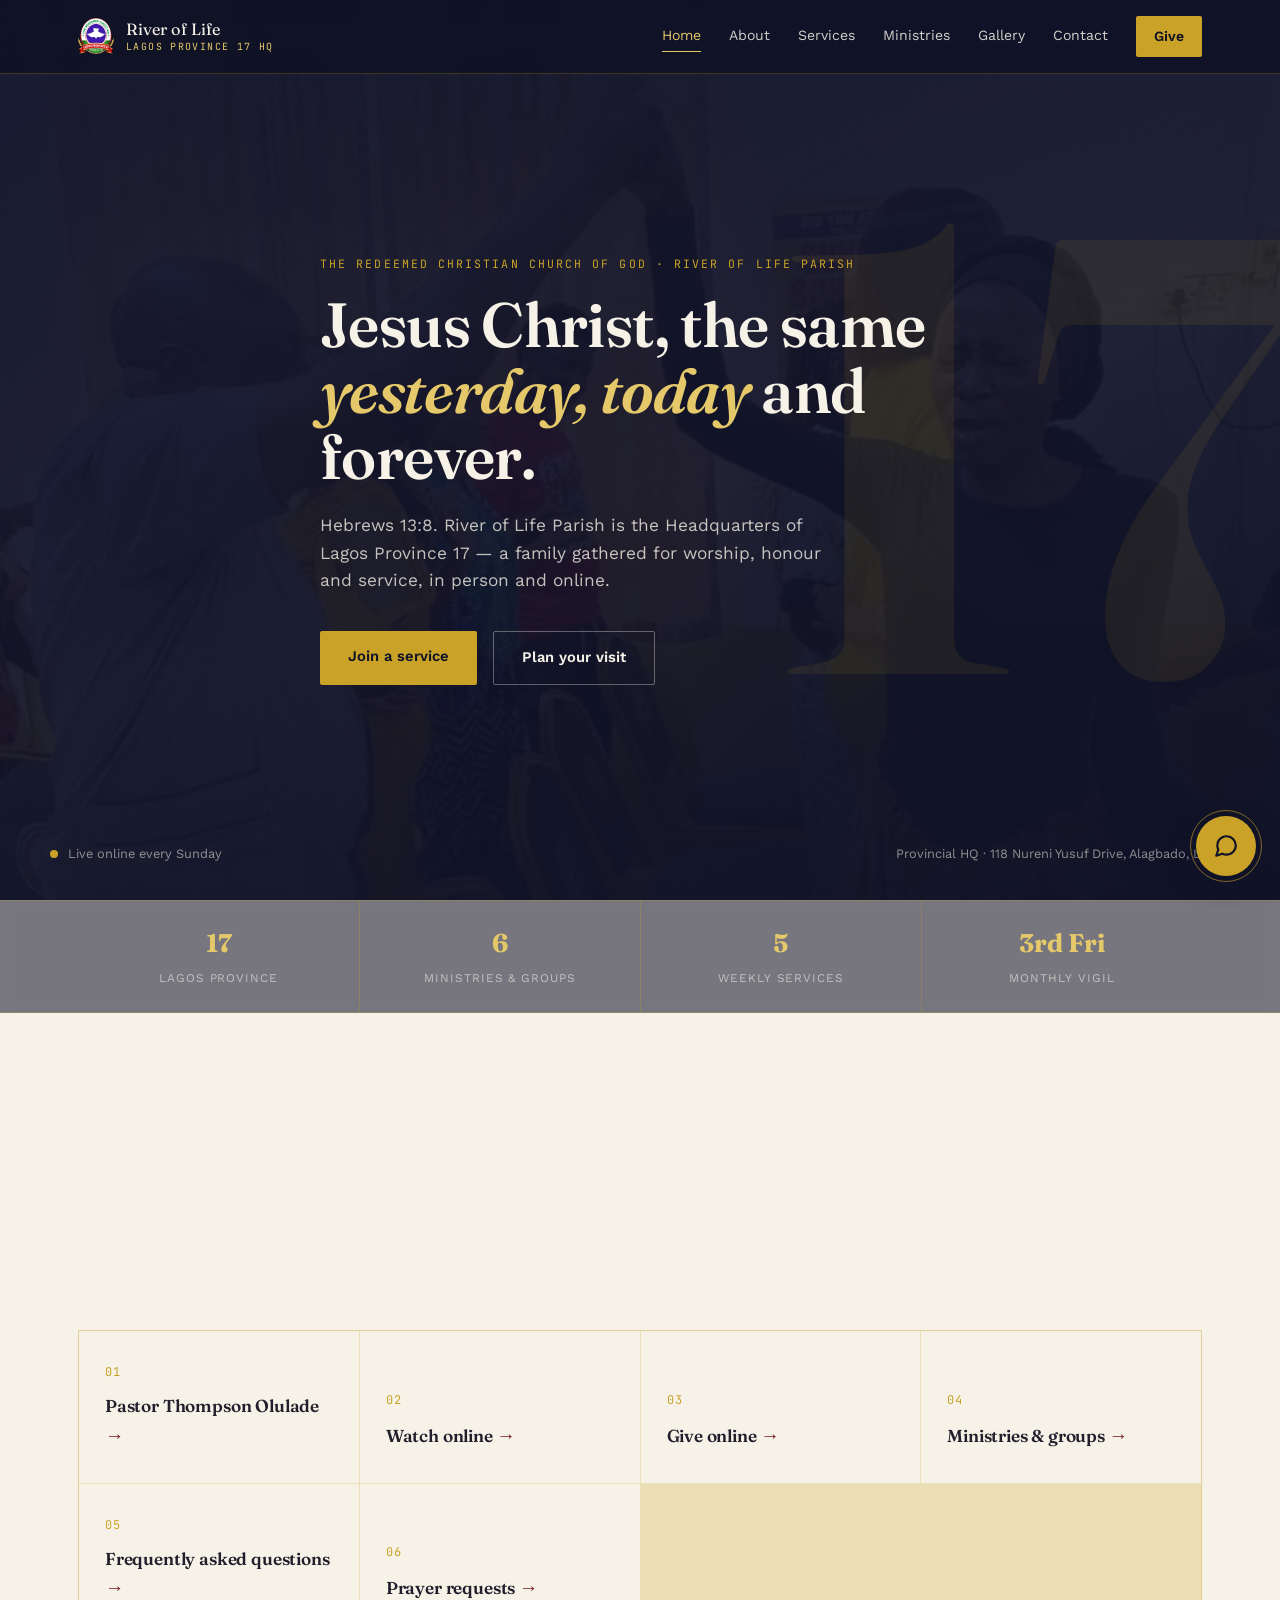
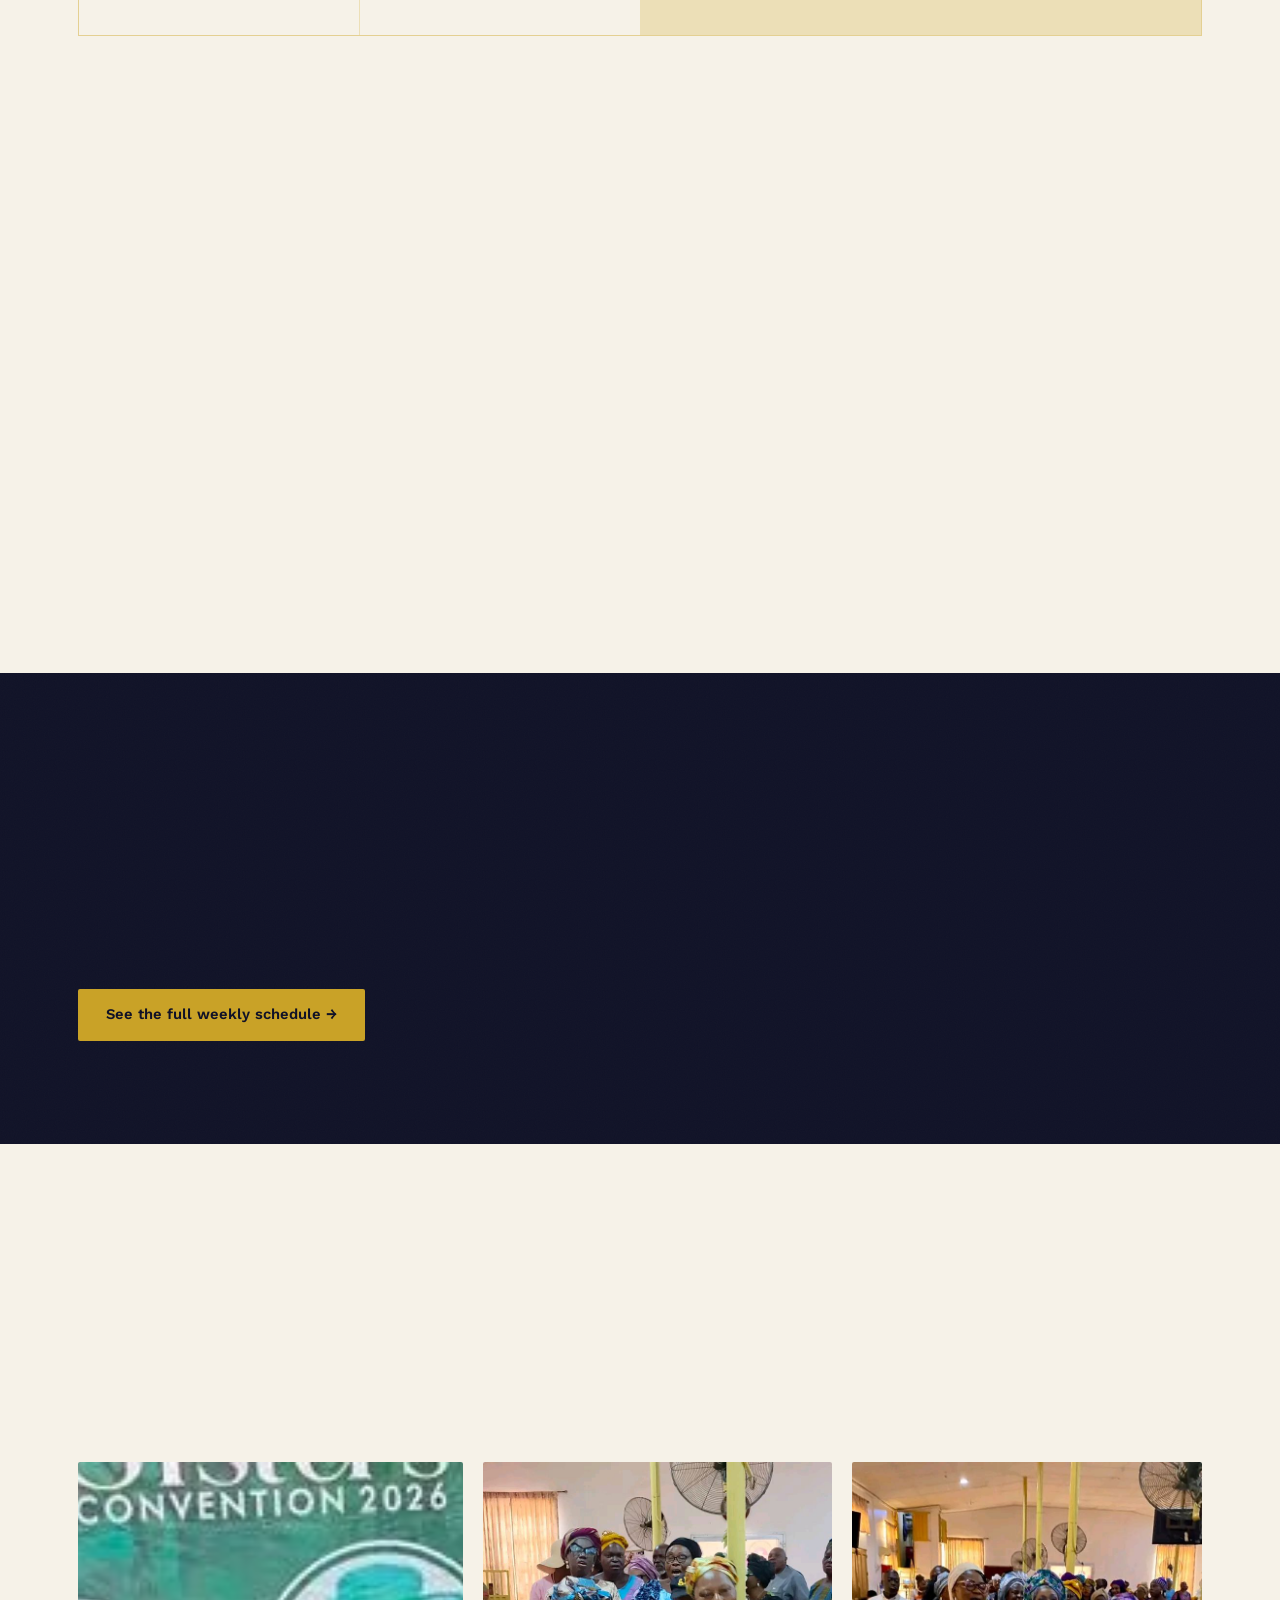
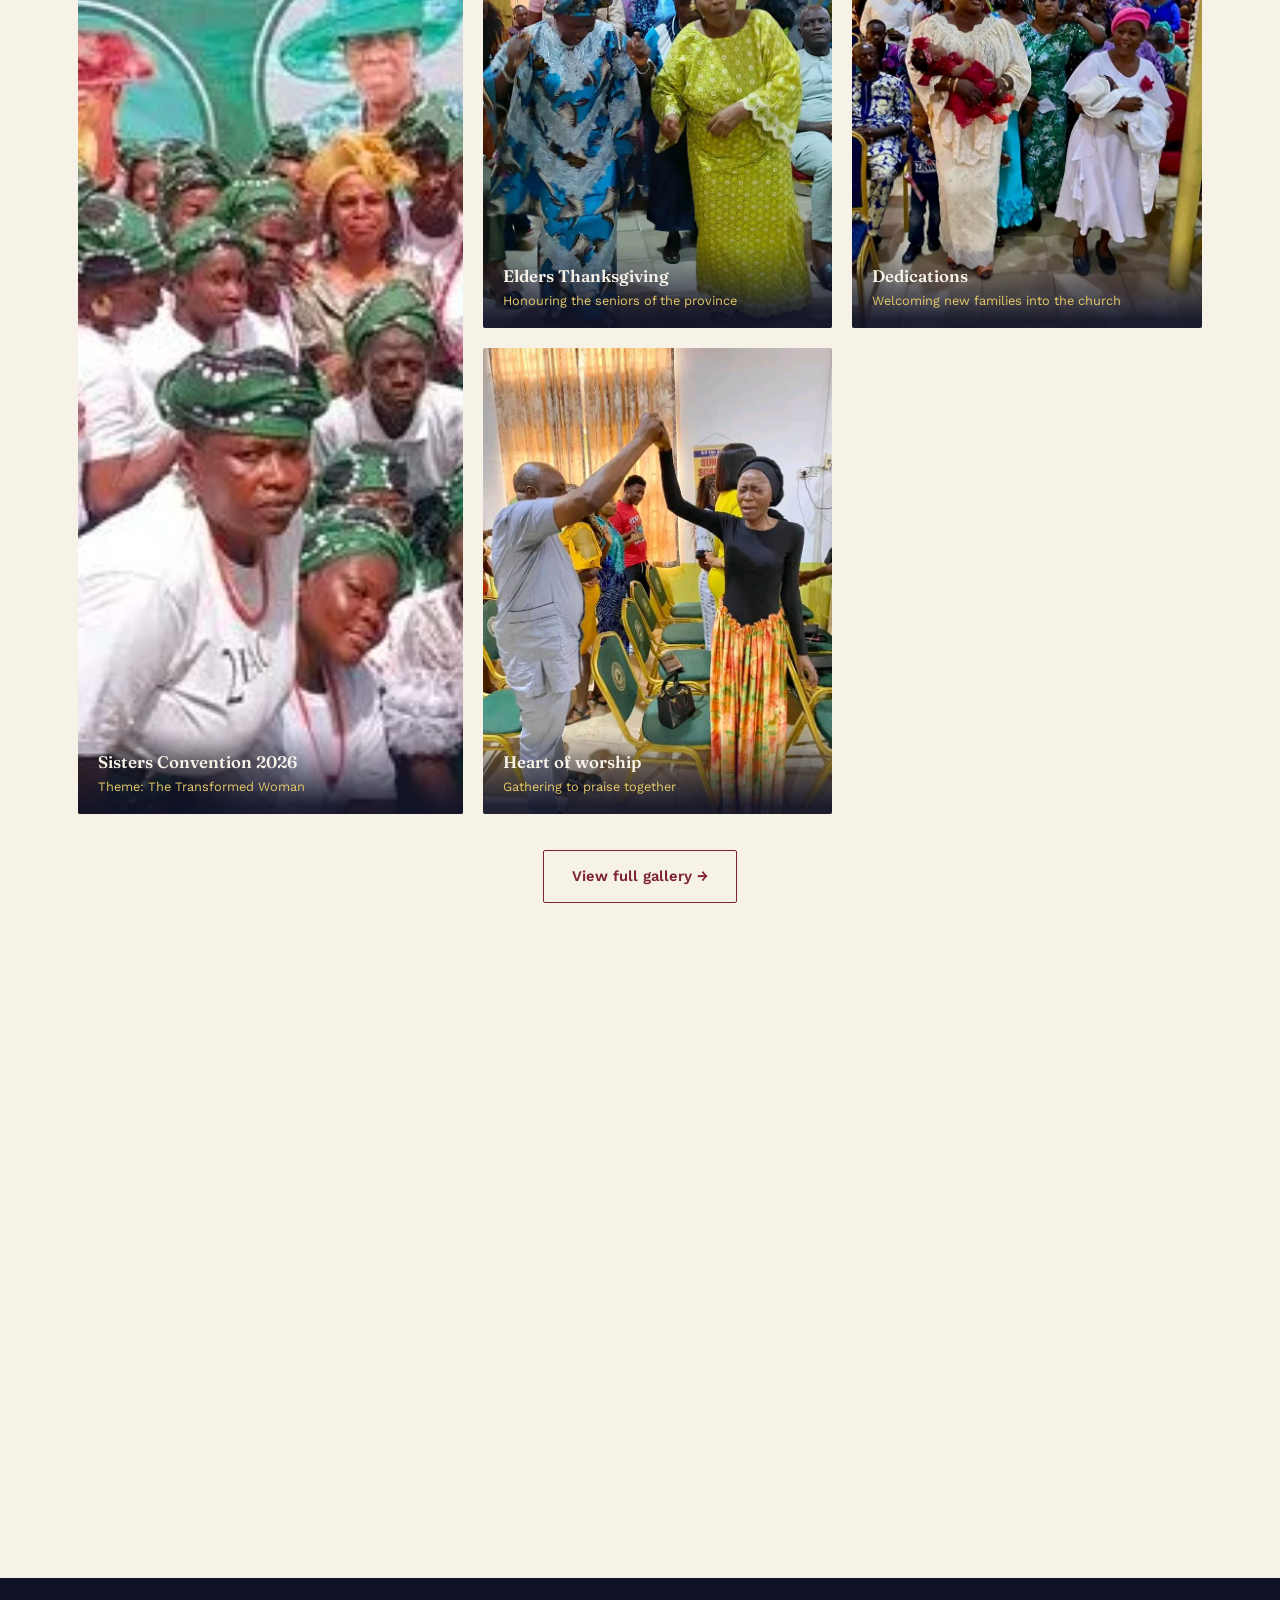
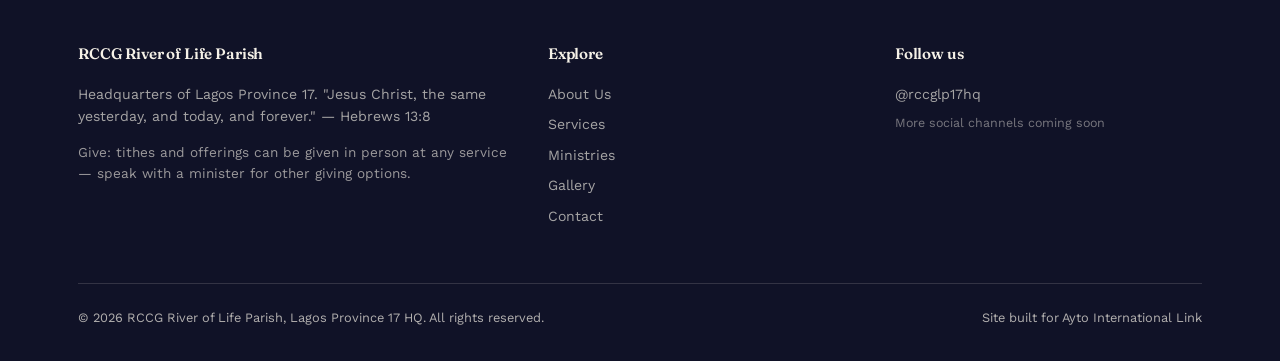
<file: index.html>
<!DOCTYPE html>
<html lang="en" class="no-js">
<head>
<meta charset="UTF-8">
<script>document.documentElement.className="js";</script>
<meta name="viewport" content="width=device-width, initial-scale=1.0">
<title>RCCG River of Life Parish — Lagos Province 17 HQ</title>
<meta name="description" content="RCCG River of Life Parish, Headquarters of Lagos Province 17 — Jesus Christ, the same yesterday, and today, and forever. Hebrews 13:8">
<meta name="theme-color" content="#101227">
<meta property="og:title" content="RCCG River of Life Parish — Lagos Province 17 HQ">
<meta property="og:description" content="Jesus Christ, the same yesterday, and today, and forever. Hebrews 13:8 — join us for worship, prayer and fellowship.">
<meta property="og:type" content="website">
<link rel="icon" type="image/png" href="images/logo.png">
<link rel="apple-touch-icon" href="images/logo.png">
<link rel="preconnect" href="https://fonts.googleapis.com">
<link href="https://fonts.googleapis.com/css2?family=Fraunces:ital,opsz,wght@0,9..144,400;0,9..144,600;0,9..144,700;1,9..144,500&family=Work+Sans:wght@400;500;600&family=JetBrains+Mono:wght@400;500&display=swap" rel="stylesheet">
<link rel="stylesheet" href="css/style.css">
</head>
<body>

<header>
  <div class="nav">
    <a href="index.html" class="brand">
      <img class="brand-mark" src="images/logo.png" alt="RCCG Lagos Province 17 logo">
      <div class="brand-text">River of Life<br><small>Lagos Province 17 HQ</small></div>
    </a>
    <nav class="nav-links" id="navLinks">
      <a href="index.html" class="active">Home</a>
      <a href="about.html">About</a>
      <a href="services.html">Services</a>
      <a href="ministries.html">Ministries</a>
      <a href="gallery.html">Gallery</a>
      <a href="contact.html">Contact</a>
      <a href="contact.html#give" class="nav-cta">Give</a>
    </nav>
    <button class="menu-toggle" id="menuToggle" aria-label="Toggle menu">☰</button>
  </div>
</header>

<section class="hero grain" id="home">
  <div class="hero-bg" style="background-image:linear-gradient(160deg, rgba(16,18,39,0.94) 10%, rgba(16,18,39,0.88) 55%, #101227 100%), url('images/worship.jpg');"></div>
  <div class="hero-numeral">17</div>
  <div class="wrap">
    <div class="hero-content">
      <span class="eyebrow">The Redeemed Christian Church of God · River of Life Parish</span>
      <h1>Jesus Christ, the same<br><em>yesterday, today</em> and forever.</h1>
      <p class="lede">Hebrews 13:8. River of Life Parish is the Headquarters of Lagos Province 17 — a family gathered for worship, honour and service, in person and online.</p>
      <div class="hero-actions">
        <a href="services.html" class="btn btn-primary">Join a service</a>
        <a href="contact.html" class="btn btn-ghost">Plan your visit</a>
      </div>
    </div>
  </div>
  <div class="hero-note">
    <div class="wrap-inner"><span class="pulse"></span> Live online every Sunday</div>
    <div class="wrap-inner">Provincial HQ · 118 Nureni Yusuf Drive, Alagbado, Lagos</div>
  </div>
</section>

<div class="stats-strip">
  <div class="stats-grid">
    <div class="stat"><strong>17</strong><span>Lagos Province</span></div>
    <div class="stat"><strong>6</strong><span>Ministries &amp; groups</span></div>
    <div class="stat"><strong>5</strong><span>Weekly services</span></div>
    <div class="stat"><strong>3rd Fri</strong><span>Monthly vigil</span></div>
  </div>
</div>

<section class="resources">
  <div class="wrap">
    <div class="section-head reveal">
      <span class="eyebrow">Quick resources</span>
      <h2>Everything you need, in one place</h2>
    </div>
    <div class="res-grid stagger">
      <a class="res-card" href="about.html#leadership">
        <span class="res-index">01</span>
        <h3>Pastor Thompson Olulade <span class="arrow">→</span></h3>
      </a>
      <a class="res-card" href="services.html">
        <span class="res-index">02</span>
        <h3>Watch online <span class="arrow">→</span></h3>
      </a>
      <a class="res-card" href="contact.html#give">
        <span class="res-index">03</span>
        <h3>Give online <span class="arrow">→</span></h3>
      </a>
      <a class="res-card" href="ministries.html">
        <span class="res-index">04</span>
        <h3>Ministries & groups <span class="arrow">→</span></h3>
      </a>
      <a class="res-card" href="contact.html#faq">
        <span class="res-index">05</span>
        <h3>Frequently asked questions <span class="arrow">→</span></h3>
      </a>
      <a class="res-card" href="contact.html">
        <span class="res-index">06</span>
        <h3>Prayer requests <span class="arrow">→</span></h3>
      </a>
    </div>
  </div>
</section>

<section id="leadership-teaser">
  <div class="wrap">
    <div class="reveal leadership-card">
      <img src="images/sendforth-portrait.jpg" alt="Pastor Thompson Olulade and Pastor (Mrs) Folake Olulade">
      <div class="leadership-copy">
        <span class="eyebrow">Provincial leadership</span>
        <h2>Pastor Thompson &amp; Pastor (Mrs) Folake Olulade</h2>
        <p>Before leading Lagos Province 17, Pastor Thompson Olulade served as pioneer PICP of RCCG Lagos Province 123 — sent forth in God's love and grace to their new assignment on 12th July 2026.</p>
        <a href="about.html#leadership" class="btn btn-primary" style="width:fit-content;">Read their story →</a>
      </div>
    </div>
  </div>
</section>

<section class="services grain" id="services-snapshot">
  <div class="wrap">
    <div class="section-head reveal">
      <span class="eyebrow">This week at LP17</span>
      <h2>Sunday starts at 7:30 AM</h2>
      <p>Sunrise Service 7:30 AM and Sunshine Service 10:00 AM, every Sunday — plus a full weekly rhythm of prayer, teaching and fellowship.</p>
    </div>
    <a href="services.html" class="btn btn-primary">See the full weekly schedule →</a>
  </div>
</section>

<section id="moments-preview">
  <div class="wrap">
    <div class="section-head reveal">
      <span class="eyebrow">From the province</span>
      <h2>Recent moments at Lagos Province 17</h2>
    </div>
    <div class="moments-grid stagger">
      <figure class="moment-card moment-tall">
        <img src="images/sisters-convention.jpg" alt="Sisters Convention 2026, The Transformed Woman — Lagos Province 17 Headquarters">
        <figcaption><strong>Sisters Convention 2026</strong><span>Theme: The Transformed Woman</span></figcaption>
      </figure>
      <figure class="moment-card">
        <img src="images/elders-2.jpg" alt="Elders dancing in celebration at the Elders Thanksgiving Service">
        <figcaption><strong>Elders Thanksgiving</strong><span>Honouring the seniors of the province</span></figcaption>
      </figure>
      <figure class="moment-card">
        <img src="images/dedication.jpg" alt="Baby dedication service at River of Life Parish">
        <figcaption><strong>Dedications</strong><span>Welcoming new families into the church</span></figcaption>
      </figure>
      <figure class="moment-card">
        <img src="images/worship.jpg" alt="Congregation in worship at River of Life Parish">
        <figcaption><strong>Heart of worship</strong><span>Gathering to praise together</span></figcaption>
      </figure>
    </div>
    <div style="text-align:center; margin-top:36px;">
      <a href="gallery.html" class="btn btn-ghost" style="border-color:var(--maroon); color:var(--maroon);">View full gallery →</a>
    </div>
  </div>
</section>

<section id="connect">
  <div class="wrap">
    <div class="reveal connect">
      <div>
        <span class="eyebrow" style="color:var(--gold-soft);">Next steps</span>
        <h2>Let's help you take your next step in Christ</h2>
        <p>Wherever you are on the journey, there's a next step here for you.</p>
        <a href="contact.html" class="btn btn-primary" style="background:var(--gold-soft);">Tell us more →</a>
      </div>
      <ul>
        <li>It's my first time at Province 17</li>
        <li>I made the decision to follow Christ today</li>
        <li>I want to become a member</li>
        <li>I'd like prayer or counselling</li>
        <li>Tell me more about Christ</li>
      </ul>
    </div>
  </div>
</section>

<footer id="give">
  <div class="wrap">
    <div class="foot-grid">
      <div>
        <h4>RCCG River of Life Parish</h4>
        <p>Headquarters of Lagos Province 17. "Jesus Christ, the same yesterday, and today, and forever." — Hebrews 13:8</p>
        <p style="margin-top:14px; font-size:0.85rem; color:rgba(246,242,232,0.6);">Give: tithes and offerings can be given in person at any service — speak with a minister for other giving options.</p>
      </div>
      <div>
        <h4>Explore</h4>
        <a href="about.html">About Us</a>
        <a href="services.html">Services</a>
        <a href="ministries.html">Ministries</a>
        <a href="gallery.html">Gallery</a>
        <a href="contact.html">Contact</a>
      </div>
      <div>
        <h4>Follow us</h4>
        <a href="https://www.facebook.com/rccglp17hq" target="_blank" rel="noopener">@rccglp17hq</a>
        <p style="font-size:0.78rem; color:rgba(246,242,232,0.45); margin-top:8px;">More social channels coming soon</p>
      </div>
    </div>
    <div class="foot-bottom">
      <span>© 2026 RCCG River of Life Parish, Lagos Province 17 HQ. All rights reserved.</span>
      <span>Site built for Ayto International Link</span>
    </div>
  </div>
</footer>

<button class="back-to-top" id="backToTop" aria-label="Back to top">↑</button>

<button class="chat-launcher" id="chatLauncher" aria-label="Open Ask LP17 assistant">
  <span class="chat-ring"></span>
  <svg viewBox="0 0 24 24" fill="none" stroke="currentColor" stroke-width="2" stroke-linecap="round" stroke-linejoin="round"><path d="M21 11.5a8.38 8.38 0 0 1-.9 3.8 8.5 8.5 0 0 1-7.6 4.7 8.38 8.38 0 0 1-3.8-.9L3 21l1.9-5.7a8.38 8.38 0 0 1-.9-3.8 8.5 8.5 0 0 1 4.7-7.6 8.38 8.38 0 0 1 3.8-.9h.5a8.48 8.48 0 0 1 8 8v.5z"></path></svg>
</button>

<div class="chat-panel" id="chatPanel" role="dialog" aria-label="Ask LP17 assistant">
  <div class="chat-head">
    <div class="chat-head-info">
      <div class="chat-avatar">17</div>
      <div>
        <h4>Ask LP17</h4>
        <span>Works even without internet</span>
      </div>
    </div>
    <button class="chat-close" id="chatClose" aria-label="Close chat">✕</button>
  </div>
  <div class="chat-body" id="chatBody"></div>
  <div class="chat-chips" id="chatChips"></div>
  <div class="chat-input-row">
    <input type="text" id="chatInput" placeholder="Ask about services, location…" aria-label="Type your question">
    <button class="chat-send" id="chatSend" aria-label="Send">
      <svg width="16" height="16" viewBox="0 0 24 24" fill="none" stroke="currentColor" stroke-width="2" stroke-linecap="round" stroke-linejoin="round"><line x1="22" y1="2" x2="11" y2="13"></line><polygon points="22 2 15 22 11 13 2 9 22 2"></polygon></svg>
    </button>
  </div>
</div>

<script src="js/site.js"></script>
<script src="js/chat.js"></script>
</body>
</html>
</file>
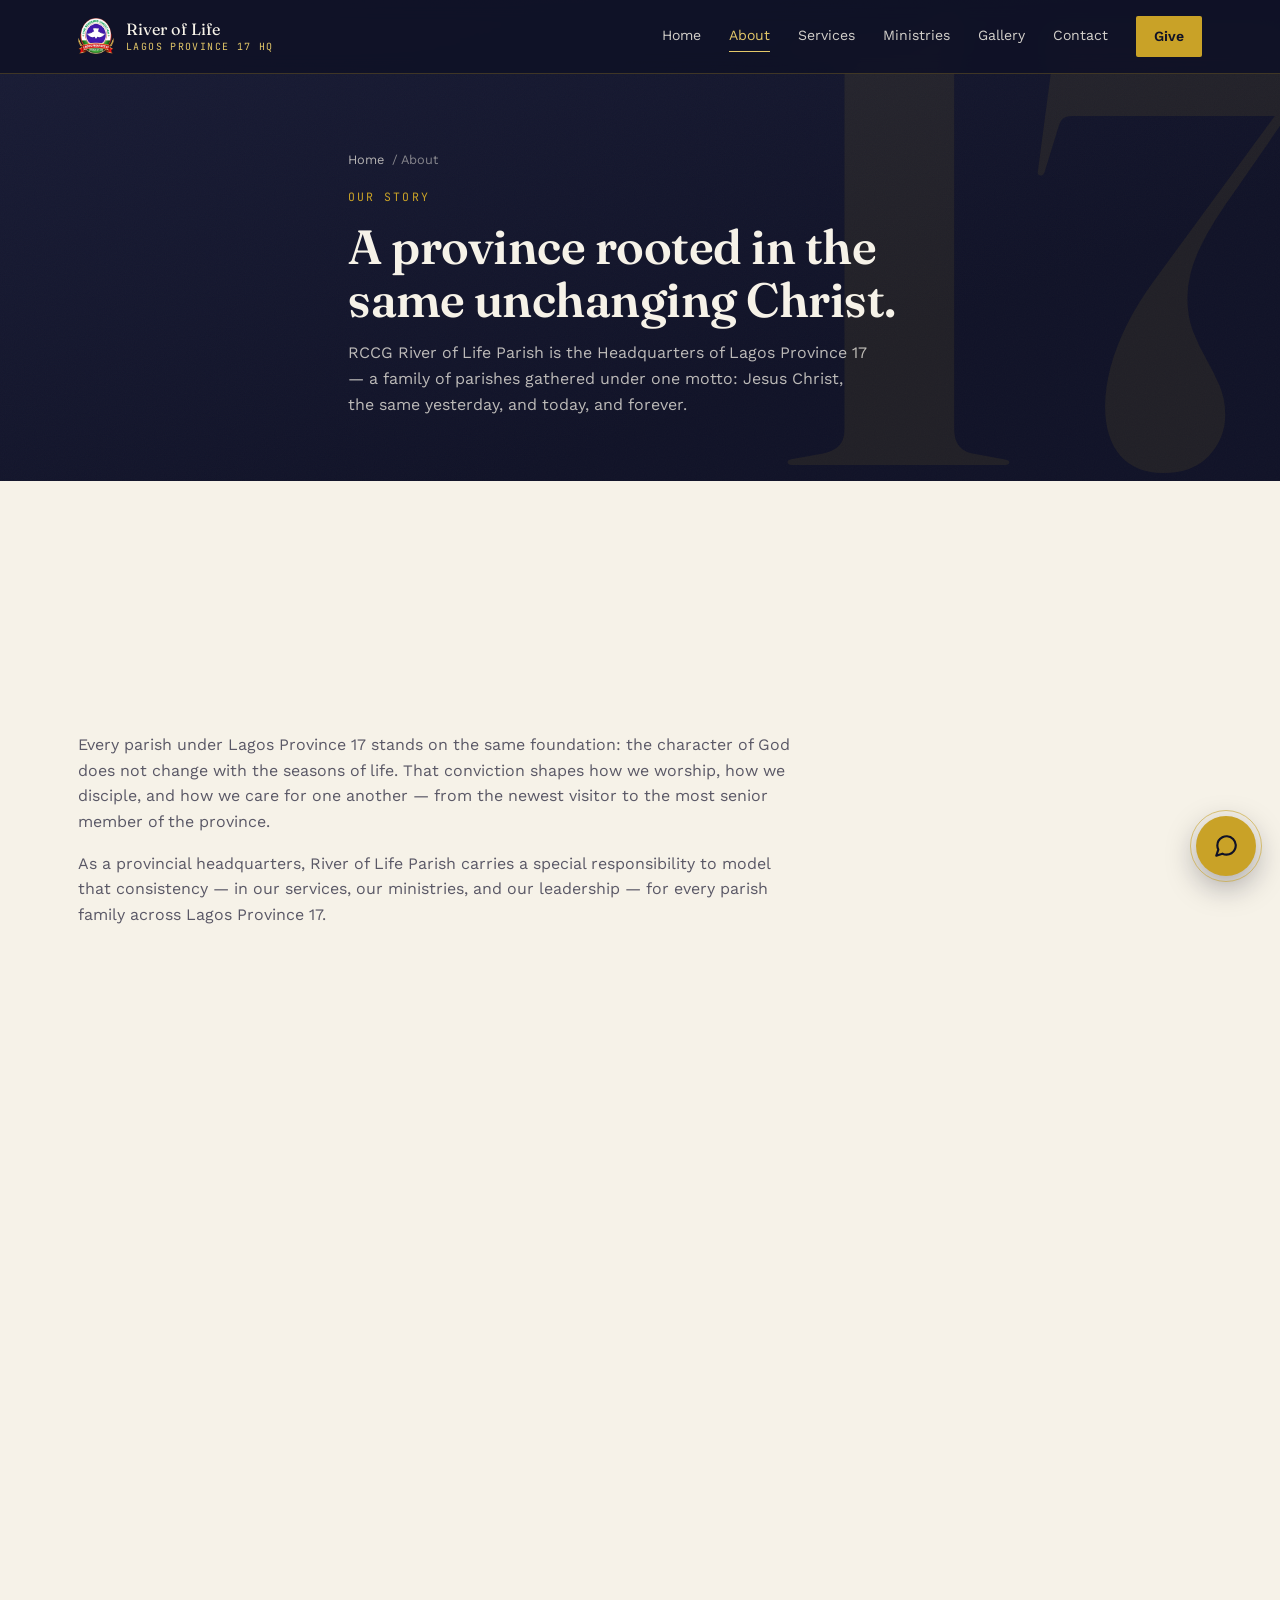
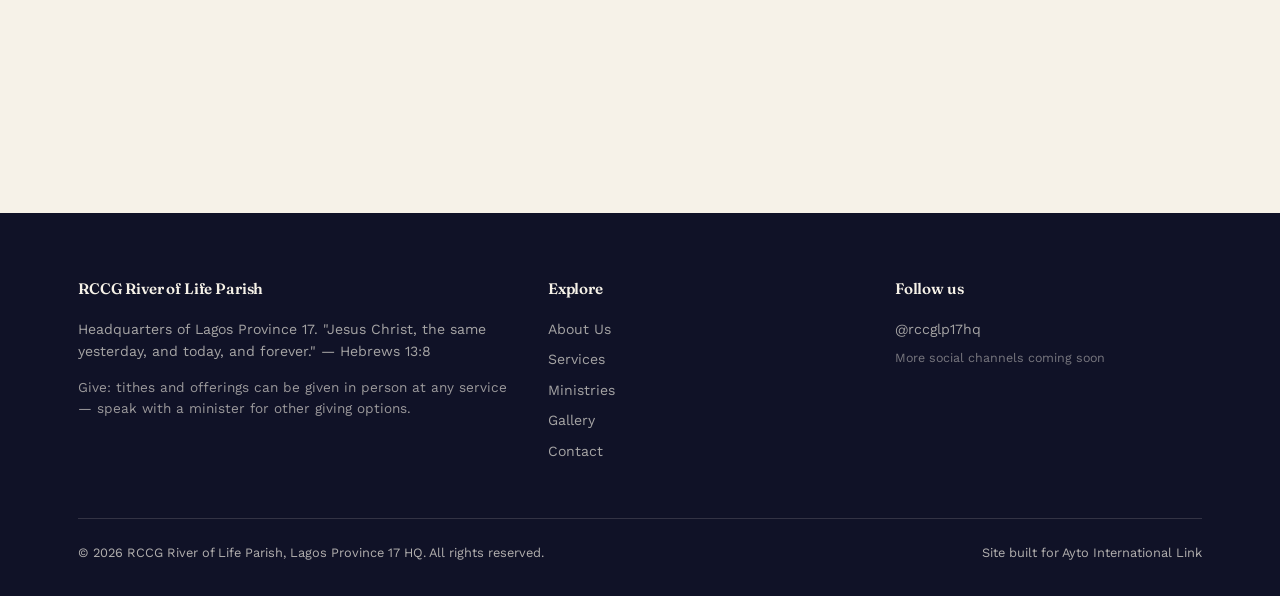
<file: about.html>
<!DOCTYPE html>
<html lang="en" class="no-js">
<head>
<meta charset="UTF-8">
<script>document.documentElement.className="js";</script>
<meta name="viewport" content="width=device-width, initial-scale=1.0">
<title>About Us — RCCG River of Life Parish, Lagos Province 17</title>
<meta name="description" content="The story of RCCG River of Life Parish, Headquarters of Lagos Province 17, and its provincial leadership, Pastor Thompson & Pastor (Mrs) Folake Olulade.">
<meta name="theme-color" content="#101227">
<meta property="og:title" content="About Us — RCCG River of Life Parish, Lagos Province 17">
<meta property="og:type" content="website">
<link rel="icon" type="image/png" href="images/logo.png">
<link rel="apple-touch-icon" href="images/logo.png">
<link rel="preconnect" href="https://fonts.googleapis.com">
<link href="https://fonts.googleapis.com/css2?family=Fraunces:ital,opsz,wght@0,9..144,400;0,9..144,600;0,9..144,700;1,9..144,500&family=Work+Sans:wght@400;500;600&family=JetBrains+Mono:wght@400;500&display=swap" rel="stylesheet">
<link rel="stylesheet" href="css/style.css">
</head>
<body>

<header>
  <div class="nav">
    <a href="index.html" class="brand">
      <img class="brand-mark" src="images/logo.png" alt="RCCG Lagos Province 17 logo">
      <div class="brand-text">River of Life<br><small>Lagos Province 17 HQ</small></div>
    </a>
    <nav class="nav-links" id="navLinks">
      <a href="index.html">Home</a>
      <a href="about.html" class="active">About</a>
      <a href="services.html">Services</a>
      <a href="ministries.html">Ministries</a>
      <a href="gallery.html">Gallery</a>
      <a href="contact.html">Contact</a>
      <a href="contact.html#give" class="nav-cta">Give</a>
    </nav>
    <button class="menu-toggle" id="menuToggle" aria-label="Toggle menu">☰</button>
  </div>
</header>

<section class="page-banner grain">
  <div class="hero-numeral">17</div>
  <div class="wrap page-banner-content">
    <div class="crumb"><a href="index.html">Home</a> / About</div>
    <span class="eyebrow">Our story</span>
    <h1>A province rooted in the same unchanging Christ.</h1>
    <p>RCCG River of Life Parish is the Headquarters of Lagos Province 17 — a family of parishes gathered under one motto: Jesus Christ, the same yesterday, and today, and forever.</p>
  </div>
</section>

<section>
  <div class="wrap">
    <div class="reveal section-head">
      <span class="eyebrow">Hebrews 13:8</span>
      <h2>Why our motto matters</h2>
    </div>
    <div style="max-width:720px;">
      <p style="color:#5a5866; font-size:1rem; margin-bottom:16px;">Every parish under Lagos Province 17 stands on the same foundation: the character of God does not change with the seasons of life. That conviction shapes how we worship, how we disciple, and how we care for one another — from the newest visitor to the most senior member of the province.</p>
      <p style="color:#5a5866; font-size:1rem;">As a provincial headquarters, River of Life Parish carries a special responsibility to model that consistency — in our services, our ministries, and our leadership — for every parish family across Lagos Province 17.</p>
    </div>
  </div>
</section>

<section id="leadership">
  <div class="wrap">
    <div class="reveal section-head">
      <span class="eyebrow">Provincial leadership</span>
      <h2>Pastor Thompson &amp; Pastor (Mrs) Folake Olulade</h2>
    </div>
    <div class="reveal leadership-card">
      <img src="images/sendforth-portrait.jpg" alt="Pastor Thompson Olulade and Pastor (Mrs) Folake Olulade at their send-forth service">
      <div class="leadership-copy">
        <span class="eyebrow">PICP, Lagos Province 17</span>
        <h2>Sent forth in God's love and grace</h2>
        <p>Before leading Lagos Province 17, Pastor Thompson Olulade served as pioneer PICP of RCCG Lagos Province 123. On 12th July 2026, the province held a send-forth service in his honour, celebrating him and Pastor (Mrs) Folake Olulade as they were sent forth to their new assignment leading LP17.</p>
        <p>Together, they now shepherd a province-wide family of parishes, ministries and fellowships — carrying the same motto that defines this house: Jesus Christ, the same yesterday, and today, and forever.</p>
      </div>
    </div>
  </div>
</section>

<footer id="give">
  <div class="wrap">
    <div class="foot-grid">
      <div>
        <h4>RCCG River of Life Parish</h4>
        <p>Headquarters of Lagos Province 17. "Jesus Christ, the same yesterday, and today, and forever." — Hebrews 13:8</p>
        <p style="margin-top:14px; font-size:0.85rem; color:rgba(246,242,232,0.6);">Give: tithes and offerings can be given in person at any service — speak with a minister for other giving options.</p>
      </div>
      <div>
        <h4>Explore</h4>
        <a href="about.html">About Us</a>
        <a href="services.html">Services</a>
        <a href="ministries.html">Ministries</a>
        <a href="gallery.html">Gallery</a>
        <a href="contact.html">Contact</a>
      </div>
      <div>
        <h4>Follow us</h4>
        <a href="https://www.facebook.com/rccglp17hq" target="_blank" rel="noopener">@rccglp17hq</a>
        <p style="font-size:0.78rem; color:rgba(246,242,232,0.45); margin-top:8px;">More social channels coming soon</p>
      </div>
    </div>
    <div class="foot-bottom">
      <span>© 2026 RCCG River of Life Parish, Lagos Province 17 HQ. All rights reserved.</span>
      <span>Site built for Ayto International Link</span>
    </div>
  </div>
</footer>

<button class="back-to-top" id="backToTop" aria-label="Back to top">↑</button>

<button class="chat-launcher" id="chatLauncher" aria-label="Open Ask LP17 assistant">
  <span class="chat-ring"></span>
  <svg viewBox="0 0 24 24" fill="none" stroke="currentColor" stroke-width="2" stroke-linecap="round" stroke-linejoin="round"><path d="M21 11.5a8.38 8.38 0 0 1-.9 3.8 8.5 8.5 0 0 1-7.6 4.7 8.38 8.38 0 0 1-3.8-.9L3 21l1.9-5.7a8.38 8.38 0 0 1-.9-3.8 8.5 8.5 0 0 1 4.7-7.6 8.38 8.38 0 0 1 3.8-.9h.5a8.48 8.48 0 0 1 8 8v.5z"></path></svg>
</button>

<div class="chat-panel" id="chatPanel" role="dialog" aria-label="Ask LP17 assistant">
  <div class="chat-head">
    <div class="chat-head-info">
      <div class="chat-avatar">17</div>
      <div>
        <h4>Ask LP17</h4>
        <span>Works even without internet</span>
      </div>
    </div>
    <button class="chat-close" id="chatClose" aria-label="Close chat">✕</button>
  </div>
  <div class="chat-body" id="chatBody"></div>
  <div class="chat-chips" id="chatChips"></div>
  <div class="chat-input-row">
    <input type="text" id="chatInput" placeholder="Ask about services, location…" aria-label="Type your question">
    <button class="chat-send" id="chatSend" aria-label="Send">
      <svg width="16" height="16" viewBox="0 0 24 24" fill="none" stroke="currentColor" stroke-width="2" stroke-linecap="round" stroke-linejoin="round"><line x1="22" y1="2" x2="11" y2="13"></line><polygon points="22 2 15 22 11 13 2 9 22 2"></polygon></svg>
    </button>
  </div>
</div>

<script src="js/site.js"></script>
<script src="js/chat.js"></script>
</body>
</html>
</file>
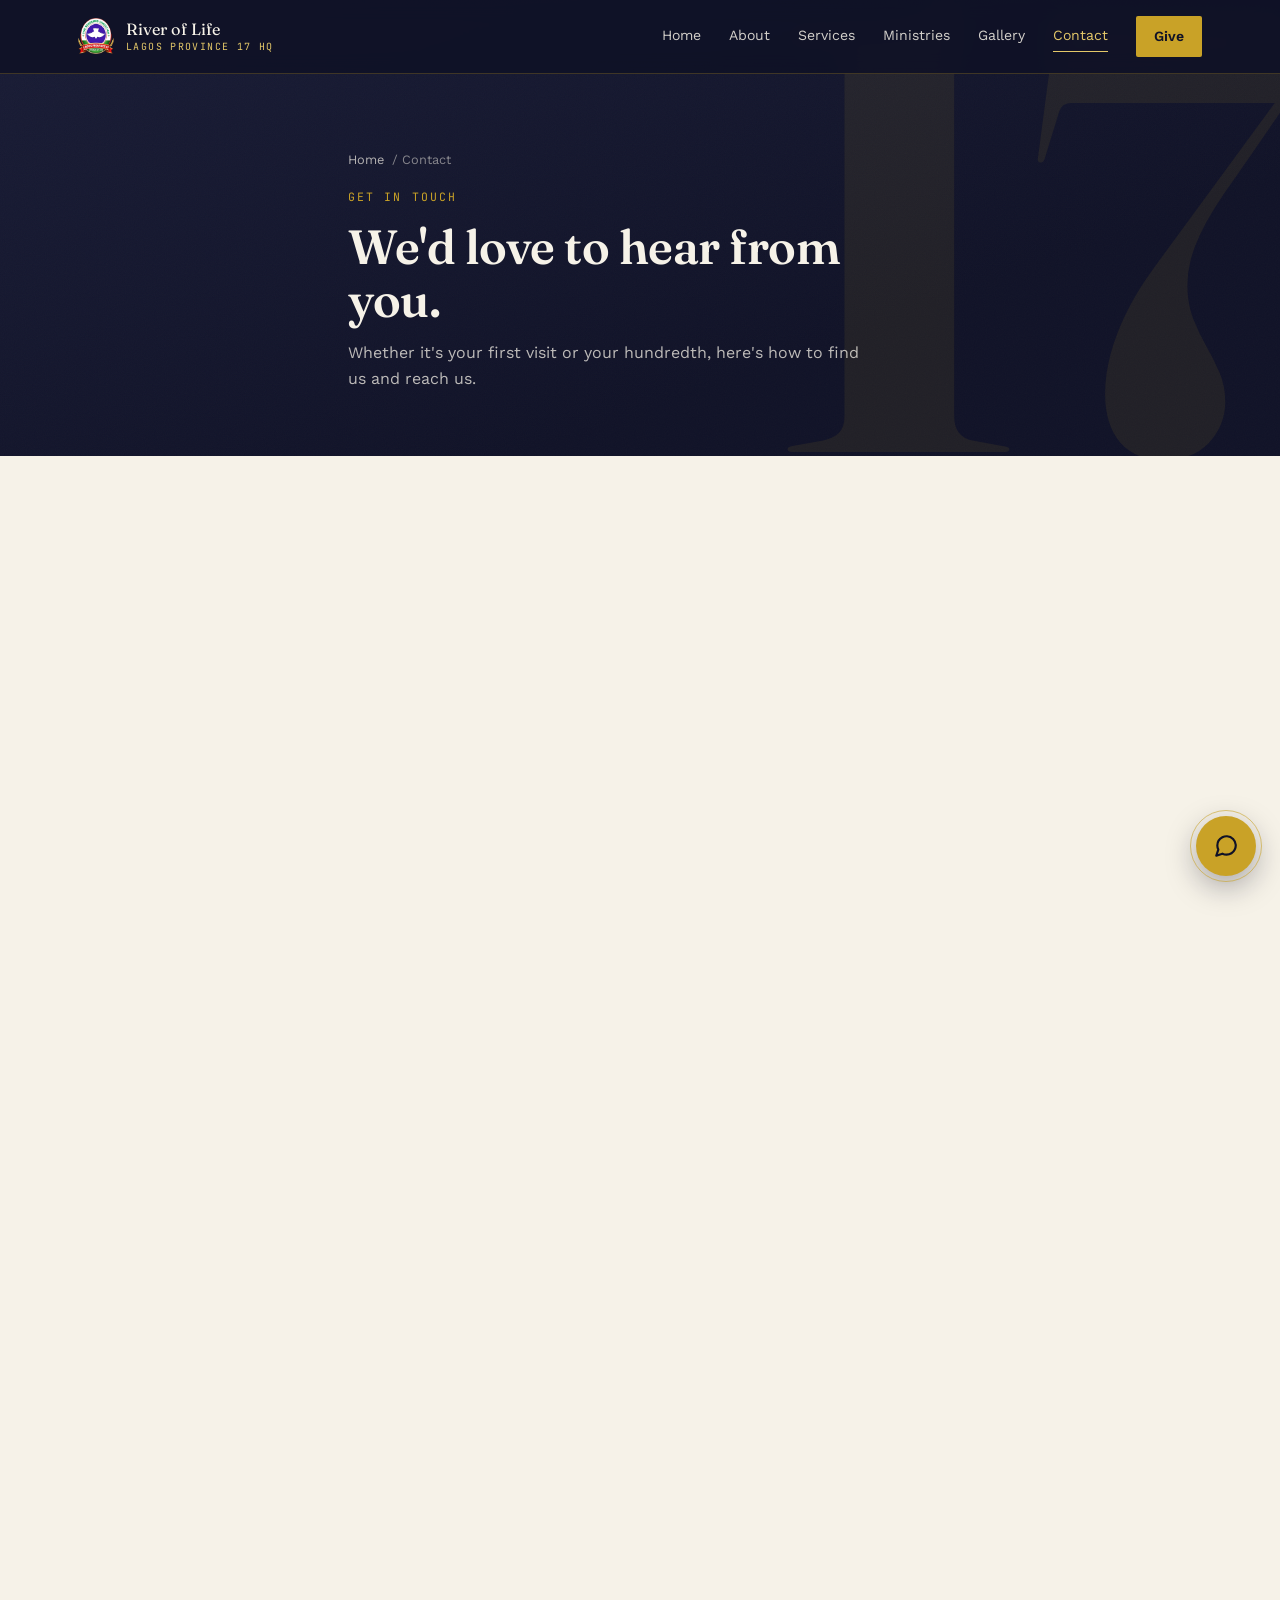
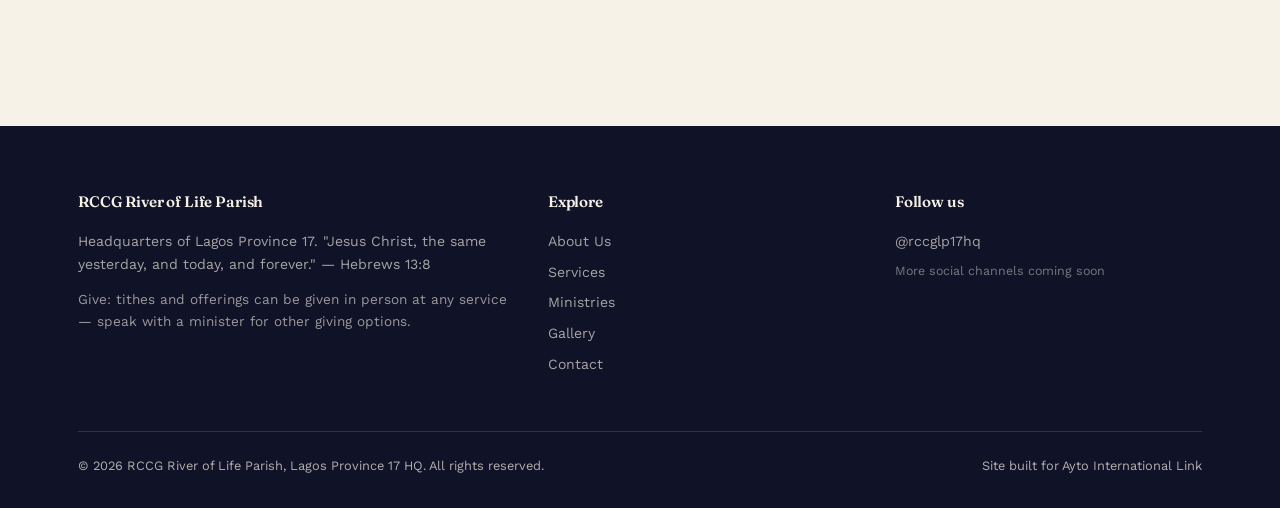
<file: contact.html>
<!DOCTYPE html>
<html lang="en" class="no-js">
<head>
<meta charset="UTF-8">
<script>document.documentElement.className="js";</script>
<meta name="viewport" content="width=device-width, initial-scale=1.0">
<title>Contact — RCCG River of Life Parish, Lagos Province 17</title>
<meta name="description" content="Contact RCCG River of Life Parish, Lagos Province 17 Headquarters — 118 Nureni Yusuf Drive, Alagbado, Lagos. Follow us on Facebook @rccglp17hq.">
<meta name="theme-color" content="#101227">
<meta property="og:title" content="Contact — RCCG River of Life Parish, Lagos Province 17">
<meta property="og:type" content="website">
<link rel="icon" type="image/png" href="images/logo.png">
<link rel="apple-touch-icon" href="images/logo.png">
<link rel="preconnect" href="https://fonts.googleapis.com">
<link href="https://fonts.googleapis.com/css2?family=Fraunces:ital,opsz,wght@0,9..144,400;0,9..144,600;0,9..144,700;1,9..144,500&family=Work+Sans:wght@400;500;600&family=JetBrains+Mono:wght@400;500&display=swap" rel="stylesheet">
<link rel="stylesheet" href="css/style.css">
</head>
<body>

<header>
  <div class="nav">
    <a href="index.html" class="brand">
      <img class="brand-mark" src="images/logo.png" alt="RCCG Lagos Province 17 logo">
      <div class="brand-text">River of Life<br><small>Lagos Province 17 HQ</small></div>
    </a>
    <nav class="nav-links" id="navLinks">
      <a href="index.html">Home</a>
      <a href="about.html">About</a>
      <a href="services.html">Services</a>
      <a href="ministries.html">Ministries</a>
      <a href="gallery.html">Gallery</a>
      <a href="contact.html" class="active">Contact</a>
      <a href="contact.html#give" class="nav-cta">Give</a>
    </nav>
    <button class="menu-toggle" id="menuToggle" aria-label="Toggle menu">☰</button>
  </div>
</header>

<section class="page-banner grain">
  <div class="hero-numeral">17</div>
  <div class="wrap page-banner-content">
    <div class="crumb"><a href="index.html">Home</a> / Contact</div>
    <span class="eyebrow">Get in touch</span>
    <h1>We'd love to hear from you.</h1>
    <p>Whether it's your first visit or your hundredth, here's how to find us and reach us.</p>
  </div>
</section>

<section id="contact">
  <div class="wrap">
    <div class="reveal contact-grid">
      <div>
        <p class="contact-label">Locate us</p>
        <p class="contact-text">RCCG River of Life Parish — Lagos Province 17 Headquarters</p>
        <p class="contact-text" style="margin-bottom:22px;">118 Nureni Yusuf Drive, Adekunjo Bus Stop,<br>Kollinton, Alagbado, Lagos, Nigeria.</p>
        <p class="contact-label">Reach us</p>
        <p class="contact-text" style="margin-bottom:16px;">Phone and email are being finalized. For now, the fastest way to reach the province is our official Facebook page.</p>
        <div style="display:flex; gap:14px; flex-wrap:wrap; align-items:center;">
          <a href="https://www.facebook.com/rccglp17hq" target="_blank" rel="noopener" class="fb-handle">
            <svg viewBox="0 0 24 24" fill="currentColor"><path d="M22 12a10 10 0 1 0-11.6 9.9v-7H7.9V12h2.5V9.8c0-2.5 1.5-3.9 3.8-3.9 1.1 0 2.2.2 2.2.2v2.4h-1.2c-1.2 0-1.6.8-1.6 1.6V12h2.8l-.4 2.9h-2.4v7A10 10 0 0 0 22 12z"></path></svg>
            @rccglp17hq
          </a>
          <a href="https://www.google.com/maps/search/?api=1&query=118+Nureni+Yusuf+Drive+Adekunjo+Bus+Stop+Kollinton+Alagbado+Lagos" target="_blank" rel="noopener" class="btn" style="border:1px solid var(--maroon); color:var(--maroon);">Get directions →</a>
        </div>
      </div>
    </div>
  </div>
</section>

<section id="faq">
  <div class="wrap">
    <div class="reveal section-head">
      <span class="eyebrow">Before you visit</span>
      <h2>Frequently asked questions</h2>
    </div>
    <div class="faq-list reveal">
      <details class="faq-item" open>
        <summary>What should I wear to a service?<span class="faq-icon">+</span></summary>
        <p>Come as you are. Many people dress smart for Sunday service, but you'll always be welcome exactly as you are.</p>
      </details>
      <details class="faq-item">
        <summary>Is there somewhere for my children?<span class="faq-icon">+</span></summary>
        <p>Yes — Children's Church runs alongside the main service so the whole family can worship together.</p>
      </details>
      <details class="faq-item">
        <summary>Can I join if I can't attend in person?<span class="faq-icon">+</span></summary>
        <p>Yes — services are shared online. Check our Facebook page, @rccglp17hq, for the live link and updates each week.</p>
      </details>
      <details class="faq-item">
        <summary>How do I join a ministry or fellowship group?<span class="faq-icon">+</span></summary>
        <p>Speak with an usher or minister after any service, or message us on Facebook and we'll connect you to the right group.</p>
      </details>
      <details class="faq-item">
        <summary>What happens at the Monthly Provincial Vigil?<span class="faq-icon">+</span></summary>
        <p>A province-wide night of prayer held every 3rd Friday at 10:00 PM at the provincial headquarters — open to everyone.</p>
      </details>
      <details class="faq-item">
        <summary>How do I become a member?<span class="faq-icon">+</span></summary>
        <p>Visit us for a service and let the welcome team know — they'll walk you through the next steps from there.</p>
      </details>
    </div>
  </div>
</section>

<footer id="give">
  <div class="wrap">
    <div class="foot-grid">
      <div>
        <h4>RCCG River of Life Parish</h4>
        <p>Headquarters of Lagos Province 17. "Jesus Christ, the same yesterday, and today, and forever." — Hebrews 13:8</p>
        <p style="margin-top:14px; font-size:0.85rem; color:rgba(246,242,232,0.6);">Give: tithes and offerings can be given in person at any service — speak with a minister for other giving options.</p>
      </div>
      <div>
        <h4>Explore</h4>
        <a href="about.html">About Us</a>
        <a href="services.html">Services</a>
        <a href="ministries.html">Ministries</a>
        <a href="gallery.html">Gallery</a>
        <a href="contact.html">Contact</a>
      </div>
      <div>
        <h4>Follow us</h4>
        <a href="https://www.facebook.com/rccglp17hq" target="_blank" rel="noopener">@rccglp17hq</a>
        <p style="font-size:0.78rem; color:rgba(246,242,232,0.45); margin-top:8px;">More social channels coming soon</p>
      </div>
    </div>
    <div class="foot-bottom">
      <span>© 2026 RCCG River of Life Parish, Lagos Province 17 HQ. All rights reserved.</span>
      <span>Site built for Ayto International Link</span>
    </div>
  </div>
</footer>

<button class="back-to-top" id="backToTop" aria-label="Back to top">↑</button>

<button class="chat-launcher" id="chatLauncher" aria-label="Open Ask LP17 assistant">
  <span class="chat-ring"></span>
  <svg viewBox="0 0 24 24" fill="none" stroke="currentColor" stroke-width="2" stroke-linecap="round" stroke-linejoin="round"><path d="M21 11.5a8.38 8.38 0 0 1-.9 3.8 8.5 8.5 0 0 1-7.6 4.7 8.38 8.38 0 0 1-3.8-.9L3 21l1.9-5.7a8.38 8.38 0 0 1-.9-3.8 8.5 8.5 0 0 1 4.7-7.6 8.38 8.38 0 0 1 3.8-.9h.5a8.48 8.48 0 0 1 8 8v.5z"></path></svg>
</button>

<div class="chat-panel" id="chatPanel" role="dialog" aria-label="Ask LP17 assistant">
  <div class="chat-head">
    <div class="chat-head-info">
      <div class="chat-avatar">17</div>
      <div>
        <h4>Ask LP17</h4>
        <span>Works even without internet</span>
      </div>
    </div>
    <button class="chat-close" id="chatClose" aria-label="Close chat">✕</button>
  </div>
  <div class="chat-body" id="chatBody"></div>
  <div class="chat-chips" id="chatChips"></div>
  <div class="chat-input-row">
    <input type="text" id="chatInput" placeholder="Ask about services, location…" aria-label="Type your question">
    <button class="chat-send" id="chatSend" aria-label="Send">
      <svg width="16" height="16" viewBox="0 0 24 24" fill="none" stroke="currentColor" stroke-width="2" stroke-linecap="round" stroke-linejoin="round"><line x1="22" y1="2" x2="11" y2="13"></line><polygon points="22 2 15 22 11 13 2 9 22 2"></polygon></svg>
    </button>
  </div>
</div>

<script src="js/site.js"></script>
<script src="js/chat.js"></script>
</body>
</html>
</file>
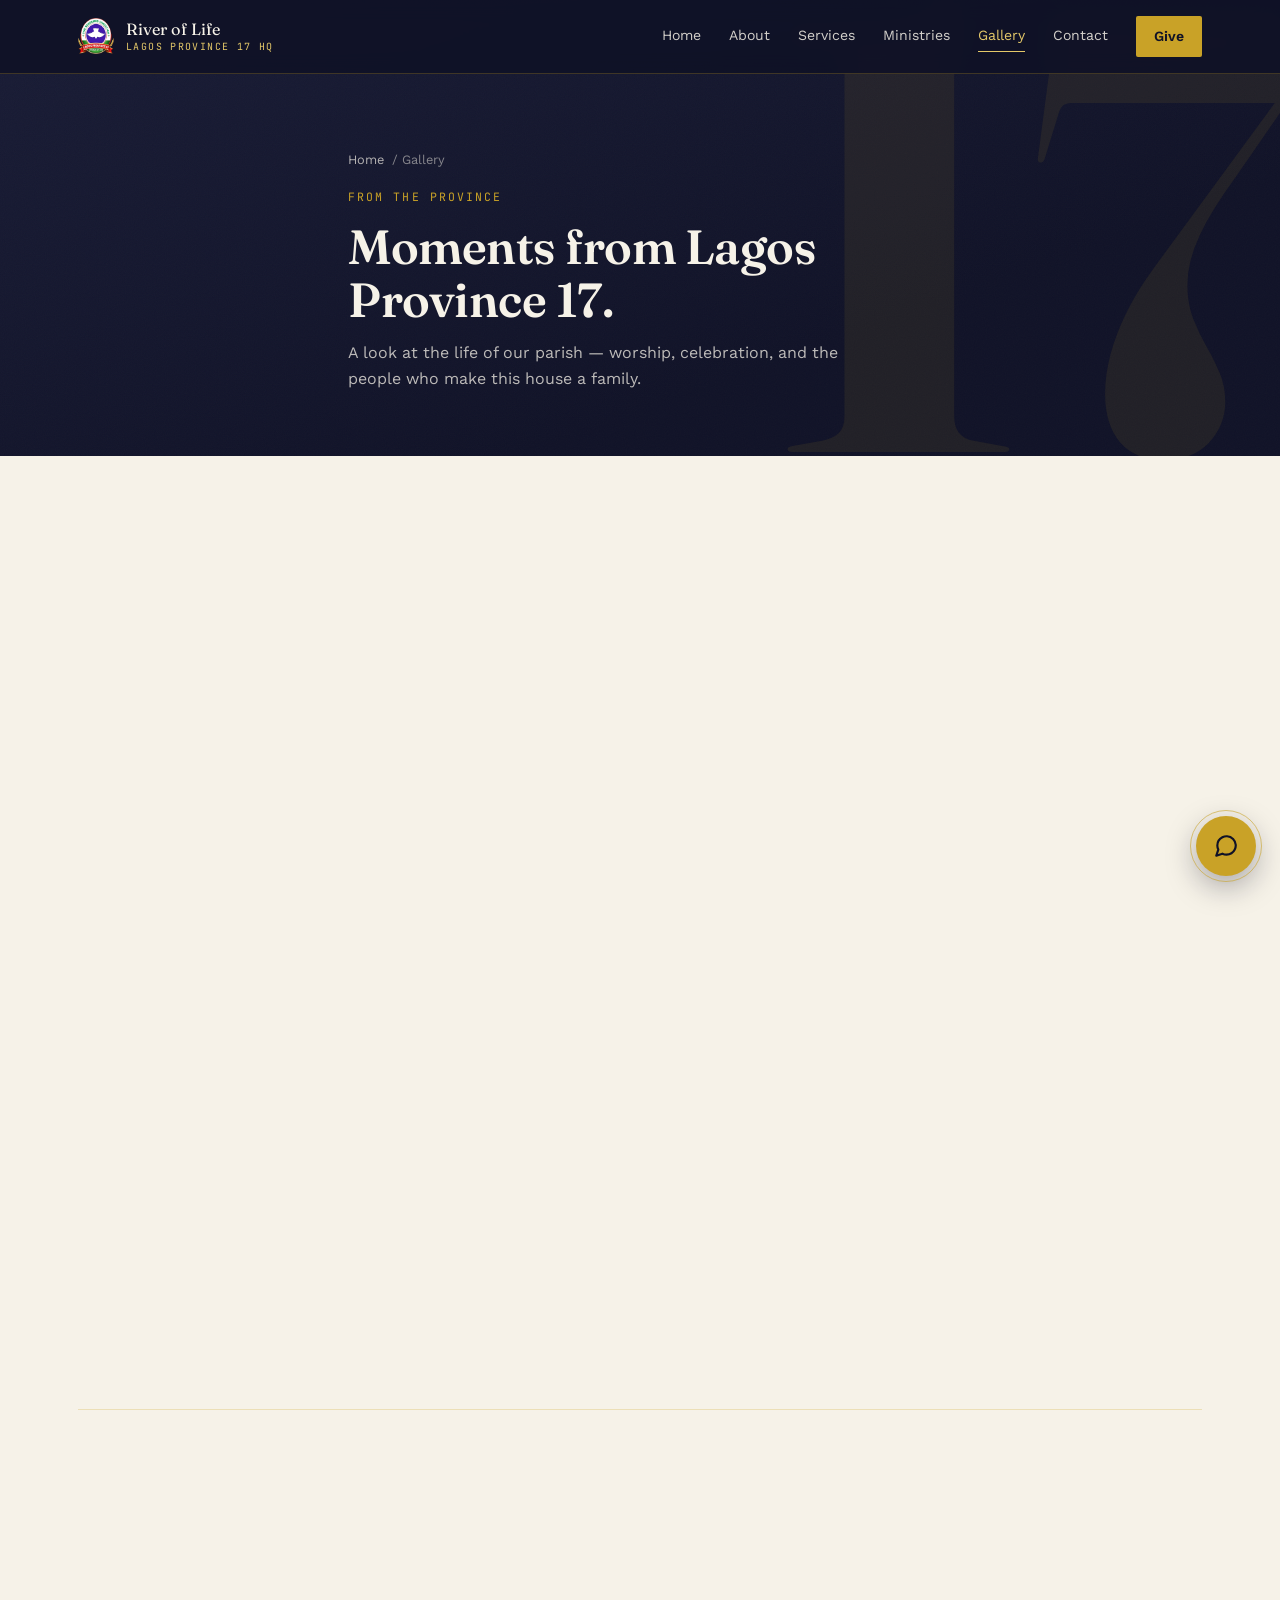
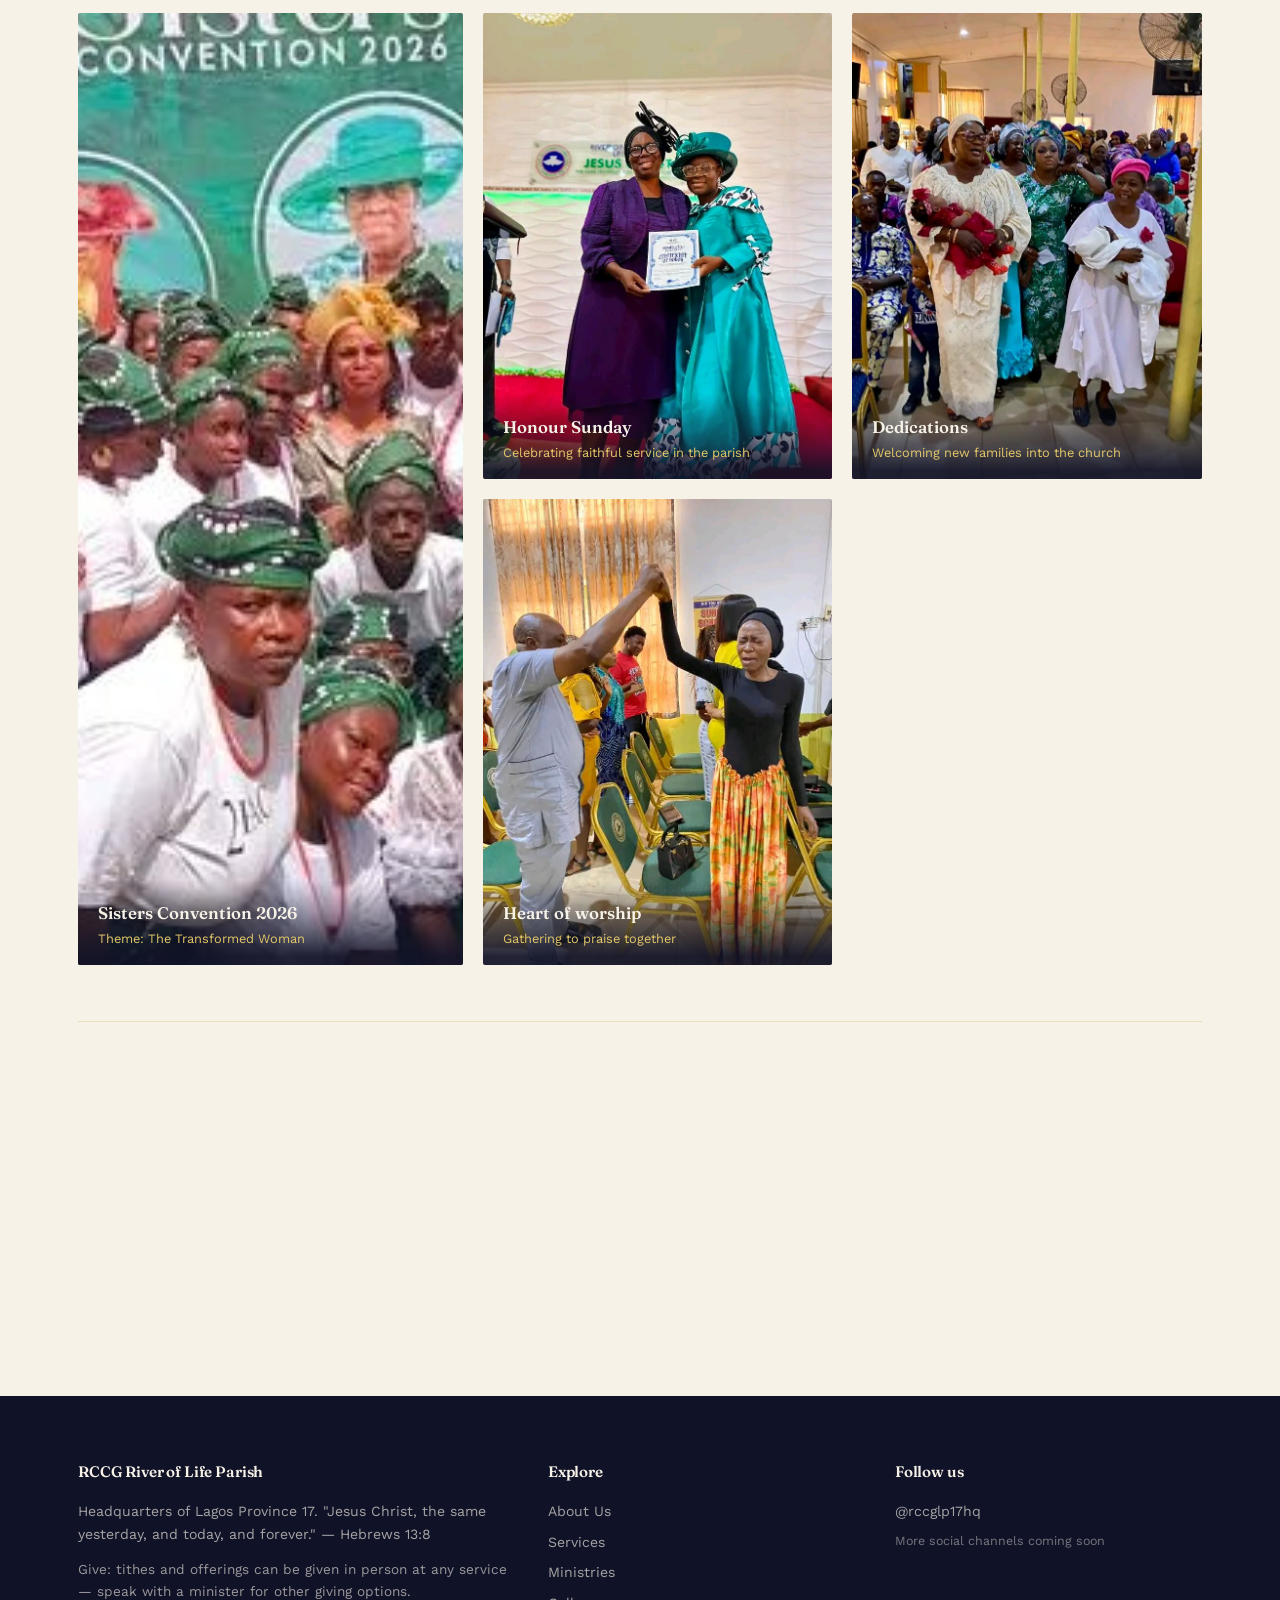
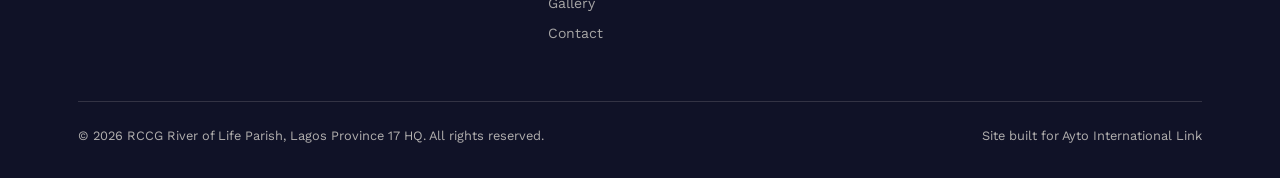
<file: gallery.html>
<!DOCTYPE html>
<html lang="en" class="no-js">
<head>
<meta charset="UTF-8">
<script>document.documentElement.className="js";</script>
<meta name="viewport" content="width=device-width, initial-scale=1.0">
<title>Gallery — RCCG River of Life Parish, Lagos Province 17</title>
<meta name="description" content="Photo moments from RCCG River of Life Parish, Lagos Province 17 — including the Elders Thanksgiving Service, Sisters Convention, Honour Sunday, and more.">
<meta name="theme-color" content="#101227">
<meta property="og:title" content="Gallery — RCCG River of Life Parish, Lagos Province 17">
<meta property="og:type" content="website">
<link rel="icon" type="image/png" href="images/logo.png">
<link rel="apple-touch-icon" href="images/logo.png">
<link rel="preconnect" href="https://fonts.googleapis.com">
<link href="https://fonts.googleapis.com/css2?family=Fraunces:ital,opsz,wght@0,9..144,400;0,9..144,600;0,9..144,700;1,9..144,500&family=Work+Sans:wght@400;500;600&family=JetBrains+Mono:wght@400;500&display=swap" rel="stylesheet">
<link rel="stylesheet" href="css/style.css">
</head>
<body>

<header>
  <div class="nav">
    <a href="index.html" class="brand">
      <img class="brand-mark" src="images/logo.png" alt="RCCG Lagos Province 17 logo">
      <div class="brand-text">River of Life<br><small>Lagos Province 17 HQ</small></div>
    </a>
    <nav class="nav-links" id="navLinks">
      <a href="index.html">Home</a>
      <a href="about.html">About</a>
      <a href="services.html">Services</a>
      <a href="ministries.html">Ministries</a>
      <a href="gallery.html" class="active">Gallery</a>
      <a href="contact.html">Contact</a>
      <a href="contact.html#give" class="nav-cta">Give</a>
    </nav>
    <button class="menu-toggle" id="menuToggle" aria-label="Toggle menu">☰</button>
  </div>
</header>

<section class="page-banner grain">
  <div class="hero-numeral">17</div>
  <div class="wrap page-banner-content">
    <div class="crumb"><a href="index.html">Home</a> / Gallery</div>
    <span class="eyebrow">From the province</span>
    <h1>Moments from Lagos Province 17.</h1>
    <p>A look at the life of our parish — worship, celebration, and the people who make this house a family.</p>
  </div>
</section>

<section>
  <div class="wrap">

    <div class="gallery-section">
      <div class="reveal section-head">
        <span class="eyebrow">Elders Thanksgiving Service</span>
        <h2>Honouring the seniors of the province</h2>
      </div>
      <div class="reveal carousel">
        <div class="carousel-track-wrap">
          <div class="carousel-track">
            <div class="carousel-slide">
              <img src="images/elders-1.jpg" alt="An elder in celebration during the Elders Thanksgiving Service">
              <div class="carousel-caption"><strong>Praise in full expression</strong><span>Elders Thanksgiving Service</span></div>
            </div>
            <div class="carousel-slide">
              <img src="images/elders-2.jpg" alt="Two elders dancing joyfully during the Elders Thanksgiving Service">
              <div class="carousel-caption"><strong>Dancing before the Lord</strong><span>Elders Thanksgiving Service</span></div>
            </div>
            <div class="carousel-slide">
              <img src="images/elders-3.jpg" alt="An elder presenting a woven gift of thanksgiving">
              <div class="carousel-caption"><strong>A gift of thanksgiving</strong><span>Elders Thanksgiving Service</span></div>
            </div>
            <div class="carousel-slide">
              <img src="images/elders-4.jpg" alt="A group of elders of the province gathered together">
              <div class="carousel-caption"><strong>The elders of the province</strong><span>Elders Thanksgiving Service</span></div>
            </div>
          </div>
          <button class="carousel-arrow prev" aria-label="Previous slide">
            <svg width="18" height="18" viewBox="0 0 24 24" fill="none" stroke="currentColor" stroke-width="2" stroke-linecap="round" stroke-linejoin="round"><polyline points="15 18 9 12 15 6"></polyline></svg>
          </button>
          <button class="carousel-arrow next" aria-label="Next slide">
            <svg width="18" height="18" viewBox="0 0 24 24" fill="none" stroke="currentColor" stroke-width="2" stroke-linecap="round" stroke-linejoin="round"><polyline points="9 18 15 12 9 6"></polyline></svg>
          </button>
        </div>
        <div class="carousel-dots"></div>
      </div>
    </div>

    <div class="gallery-section">
      <div class="reveal section-head">
        <span class="eyebrow">Around the parish</span>
        <h2>General moments</h2>
      </div>
      <div class="moments-grid stagger">
        <figure class="moment-card moment-tall">
          <img src="images/sisters-convention.jpg" alt="Sisters Convention 2026, The Transformed Woman — Lagos Province 17 Headquarters">
          <figcaption><strong>Sisters Convention 2026</strong><span>Theme: The Transformed Woman</span></figcaption>
        </figure>
        <figure class="moment-card">
          <img src="images/honour-sunday.jpg" alt="Honour Sunday certificate presentation at River of Life Parish">
          <figcaption><strong>Honour Sunday</strong><span>Celebrating faithful service in the parish</span></figcaption>
        </figure>
        <figure class="moment-card">
          <img src="images/dedication.jpg" alt="Baby dedication service at River of Life Parish">
          <figcaption><strong>Dedications</strong><span>Welcoming new families into the church</span></figcaption>
        </figure>
        <figure class="moment-card">
          <img src="images/worship.jpg" alt="Congregation in worship at River of Life Parish">
          <figcaption><strong>Heart of worship</strong><span>Gathering to praise together</span></figcaption>
        </figure>
      </div>
    </div>

    <div class="gallery-section">
      <div class="youth-head reveal">
        <span class="eyebrow">Young Adults · Royal Excel Tribe</span>
        <h3>Old School Sunday</h3>
        <p>See the full flyer and photos from Roots &amp; Relevance on the Ministries page.</p>
        <a href="ministries.html" class="btn btn-primary" style="margin-top:8px;">Visit Ministries →</a>
      </div>
    </div>

  </div>
</section>

<footer id="give">
  <div class="wrap">
    <div class="foot-grid">
      <div>
        <h4>RCCG River of Life Parish</h4>
        <p>Headquarters of Lagos Province 17. "Jesus Christ, the same yesterday, and today, and forever." — Hebrews 13:8</p>
        <p style="margin-top:14px; font-size:0.85rem; color:rgba(246,242,232,0.6);">Give: tithes and offerings can be given in person at any service — speak with a minister for other giving options.</p>
      </div>
      <div>
        <h4>Explore</h4>
        <a href="about.html">About Us</a>
        <a href="services.html">Services</a>
        <a href="ministries.html">Ministries</a>
        <a href="gallery.html">Gallery</a>
        <a href="contact.html">Contact</a>
      </div>
      <div>
        <h4>Follow us</h4>
        <a href="https://www.facebook.com/rccglp17hq" target="_blank" rel="noopener">@rccglp17hq</a>
        <p style="font-size:0.78rem; color:rgba(246,242,232,0.45); margin-top:8px;">More social channels coming soon</p>
      </div>
    </div>
    <div class="foot-bottom">
      <span>© 2026 RCCG River of Life Parish, Lagos Province 17 HQ. All rights reserved.</span>
      <span>Site built for Ayto International Link</span>
    </div>
  </div>
</footer>

<button class="back-to-top" id="backToTop" aria-label="Back to top">↑</button>

<button class="chat-launcher" id="chatLauncher" aria-label="Open Ask LP17 assistant">
  <span class="chat-ring"></span>
  <svg viewBox="0 0 24 24" fill="none" stroke="currentColor" stroke-width="2" stroke-linecap="round" stroke-linejoin="round"><path d="M21 11.5a8.38 8.38 0 0 1-.9 3.8 8.5 8.5 0 0 1-7.6 4.7 8.38 8.38 0 0 1-3.8-.9L3 21l1.9-5.7a8.38 8.38 0 0 1-.9-3.8 8.5 8.5 0 0 1 4.7-7.6 8.38 8.38 0 0 1 3.8-.9h.5a8.48 8.48 0 0 1 8 8v.5z"></path></svg>
</button>

<div class="chat-panel" id="chatPanel" role="dialog" aria-label="Ask LP17 assistant">
  <div class="chat-head">
    <div class="chat-head-info">
      <div class="chat-avatar">17</div>
      <div>
        <h4>Ask LP17</h4>
        <span>Works even without internet</span>
      </div>
    </div>
    <button class="chat-close" id="chatClose" aria-label="Close chat">✕</button>
  </div>
  <div class="chat-body" id="chatBody"></div>
  <div class="chat-chips" id="chatChips"></div>
  <div class="chat-input-row">
    <input type="text" id="chatInput" placeholder="Ask about services, location…" aria-label="Type your question">
    <button class="chat-send" id="chatSend" aria-label="Send">
      <svg width="16" height="16" viewBox="0 0 24 24" fill="none" stroke="currentColor" stroke-width="2" stroke-linecap="round" stroke-linejoin="round"><line x1="22" y1="2" x2="11" y2="13"></line><polygon points="22 2 15 22 11 13 2 9 22 2"></polygon></svg>
    </button>
  </div>
</div>

<script src="js/site.js"></script>
<script src="js/carousel.js"></script>
<script src="js/chat.js"></script>
</body>
</html>
</file>
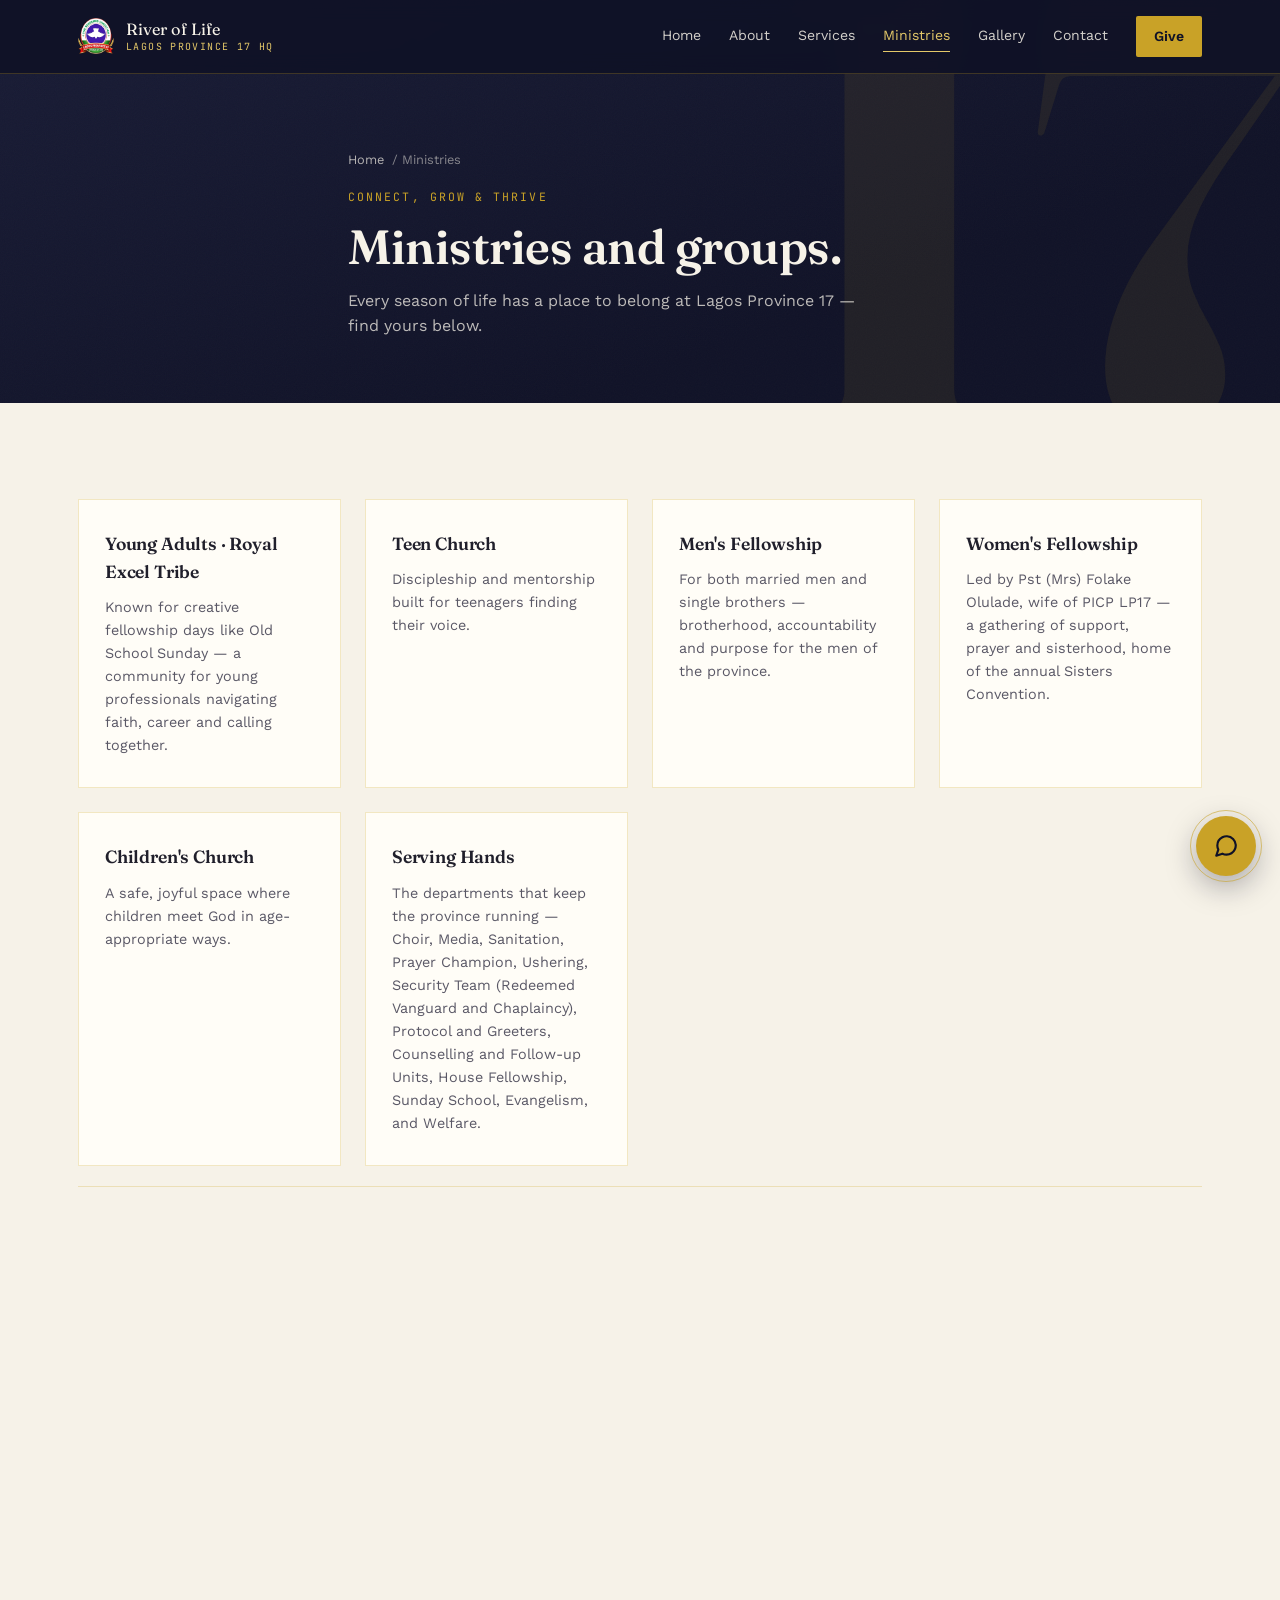
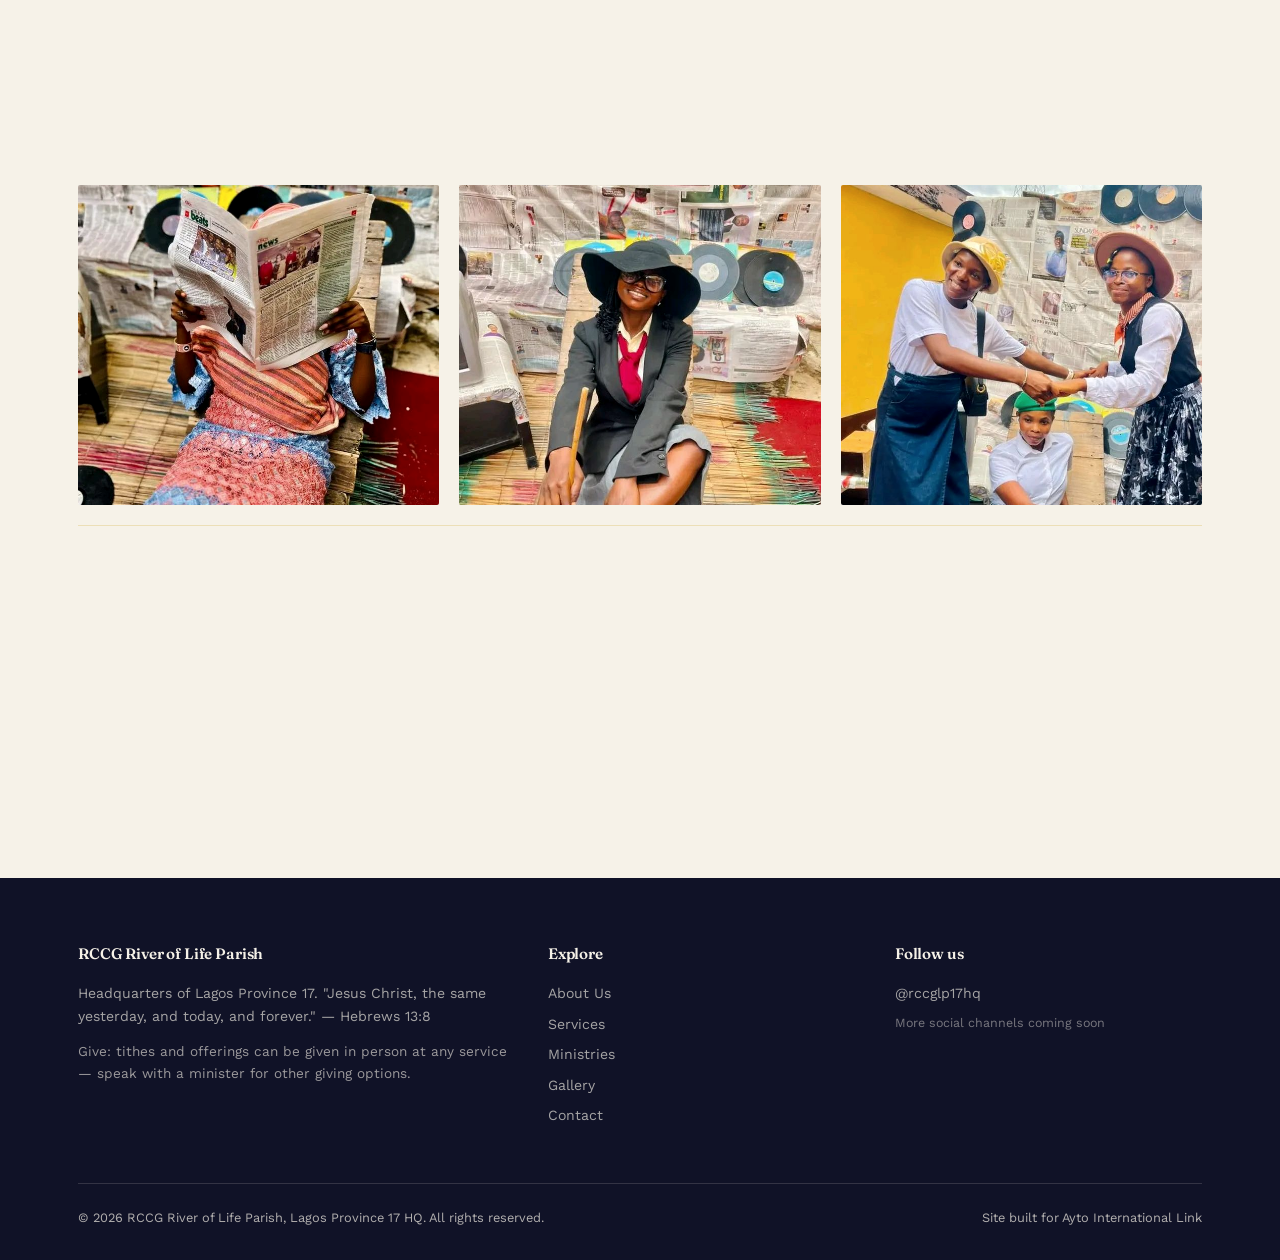
<file: ministries.html>
<!DOCTYPE html>
<html lang="en" class="no-js">
<head>
<meta charset="UTF-8">
<script>document.documentElement.className="js";</script>
<meta name="viewport" content="width=device-width, initial-scale=1.0">
<title>Ministries — RCCG River of Life Parish, Lagos Province 17</title>
<meta name="description" content="Ministries and groups at RCCG River of Life Parish, Lagos Province 17 — Young Adults (Royal Excel Tribe), Women's Fellowship, Teen Church, Men's Fellowship, Children's Church, and our Serving Hands departments.">
<meta name="theme-color" content="#101227">
<meta property="og:title" content="Ministries — RCCG River of Life Parish, Lagos Province 17">
<meta property="og:type" content="website">
<link rel="icon" type="image/png" href="images/logo.png">
<link rel="apple-touch-icon" href="images/logo.png">
<link rel="preconnect" href="https://fonts.googleapis.com">
<link href="https://fonts.googleapis.com/css2?family=Fraunces:ital,opsz,wght@0,9..144,400;0,9..144,600;0,9..144,700;1,9..144,500&family=Work+Sans:wght@400;500;600&family=JetBrains+Mono:wght@400;500&display=swap" rel="stylesheet">
<link rel="stylesheet" href="css/style.css">
</head>
<body>

<header>
  <div class="nav">
    <a href="index.html" class="brand">
      <img class="brand-mark" src="images/logo.png" alt="RCCG Lagos Province 17 logo">
      <div class="brand-text">River of Life<br><small>Lagos Province 17 HQ</small></div>
    </a>
    <nav class="nav-links" id="navLinks">
      <a href="index.html">Home</a>
      <a href="about.html">About</a>
      <a href="services.html">Services</a>
      <a href="ministries.html" class="active">Ministries</a>
      <a href="gallery.html">Gallery</a>
      <a href="contact.html">Contact</a>
      <a href="contact.html#give" class="nav-cta">Give</a>
    </nav>
    <button class="menu-toggle" id="menuToggle" aria-label="Toggle menu">☰</button>
  </div>
</header>

<section class="page-banner grain">
  <div class="hero-numeral">17</div>
  <div class="wrap page-banner-content">
    <div class="crumb"><a href="index.html">Home</a> / Ministries</div>
    <span class="eyebrow">Connect, grow &amp; thrive</span>
    <h1>Ministries and groups.</h1>
    <p>Every season of life has a place to belong at Lagos Province 17 — find yours below.</p>
  </div>
</section>

<section>
  <div class="wrap">
    <div class="ministries-grid stagger">
      <div class="min-card"><h3>Young Adults · Royal Excel Tribe</h3><p>Known for creative fellowship days like Old School Sunday — a community for young professionals navigating faith, career and calling together.</p></div>
      <div class="min-card"><h3>Teen Church</h3><p>Discipleship and mentorship built for teenagers finding their voice.</p></div>
      <div class="min-card"><h3>Men's Fellowship</h3><p>For both married men and single brothers — brotherhood, accountability and purpose for the men of the province.</p></div>
      <div class="min-card"><h3>Women's Fellowship</h3><p>Led by Pst (Mrs) Folake Olulade, wife of PICP LP17 — a gathering of support, prayer and sisterhood, home of the annual Sisters Convention.</p></div>
      <div class="min-card"><h3>Children's Church</h3><p>A safe, joyful space where children meet God in age-appropriate ways.</p></div>
      <div class="min-card"><h3>Serving Hands</h3><p>The departments that keep the province running — Choir, Media, Sanitation, Prayer Champion, Ushering, Security Team (Redeemed Vanguard and Chaplaincy), Protocol and Greeters, Counselling and Follow-up Units, House Fellowship, Sunday School, Evangelism, and Welfare.</p></div>
    </div>

    <div class="ministry-feature">
      <div class="reveal feature-grid">
        <img class="feature-flyer" src="images/oldschool-flyer.jpg" alt="Old School Sunday: Then & Now — Roots & Relevance flyer, Royal Excel Tribe, RCCG River of Life Parish LP17">
        <div class="feature-copy">
          <span class="eyebrow">Young Adults · Royal Excel Tribe</span>
          <h3>Old School Sunday: Then &amp; Now — Roots &amp; Relevance</h3>
          <p>A vintage-themed celebration bridging generations — honouring the wisdom of those who came before, and the relevance they still carry today. Come dressed in your old school outfit!</p>
          <div class="feature-meta">
            <div><span class="label">Date</span><span class="value">21st June, 8:00 AM</span></div>
            <div><span class="label">Venue</span><span class="value">Church Auditorium</span></div>
          </div>
          <ul class="feature-list">
            <li>Hymns &amp; Nostalgic praise</li>
            <li>Ask the Elders (Live Q&amp;A)</li>
            <li>Honour &amp; Appreciation Segment</li>
            <li>Wisdom Circle (Elders panel)</li>
            <li>Drama — Then and Now</li>
            <li>Old School Photo Booth</li>
          </ul>
        </div>
      </div>
      <div class="youth-grid stagger" style="margin-top:32px;">
        <img src="images/oldschool-1.jpg" alt="Young men in vintage suits reading a newspaper, Old School Sunday, Royal Excel Tribe">
        <img src="images/oldschool-2.jpg" alt="Young adult couple in retro outfits, Old School Sunday, Royal Excel Tribe">
        <img src="images/oldschool-3.jpg" alt="Group photo of young adults in vintage dress, Old School Sunday, Royal Excel Tribe">
      </div>
    </div>

    <div class="ministry-feature">
      <div class="reveal feature-grid">
        <img class="feature-flyer" src="images/sisters-convention.jpg" alt="Sisters Convention 2026, The Transformed Woman — Lagos Province 17 Headquarters">
        <div class="feature-copy">
          <span class="eyebrow">Women's Fellowship</span>
          <h3>Sisters Convention 2026 — The Transformed Woman</h3>
          <p>An annual gathering of the women of Lagos Province 17 for worship, teaching and sisterhood, led by Pst (Mrs) Folake Olulade, wife of PICP LP17.</p>
          <div class="feature-meta">
            <div><span class="label">Held at</span><span class="value">Lagos Province 17 HQ</span></div>
            <div><span class="label">2026 Theme</span><span class="value">The Transformed Woman</span></div>
          </div>
        </div>
      </div>
    </div>
  </div>
</section>

<footer id="give">
  <div class="wrap">
    <div class="foot-grid">
      <div>
        <h4>RCCG River of Life Parish</h4>
        <p>Headquarters of Lagos Province 17. "Jesus Christ, the same yesterday, and today, and forever." — Hebrews 13:8</p>
        <p style="margin-top:14px; font-size:0.85rem; color:rgba(246,242,232,0.6);">Give: tithes and offerings can be given in person at any service — speak with a minister for other giving options.</p>
      </div>
      <div>
        <h4>Explore</h4>
        <a href="about.html">About Us</a>
        <a href="services.html">Services</a>
        <a href="ministries.html">Ministries</a>
        <a href="gallery.html">Gallery</a>
        <a href="contact.html">Contact</a>
      </div>
      <div>
        <h4>Follow us</h4>
        <a href="https://www.facebook.com/rccglp17hq" target="_blank" rel="noopener">@rccglp17hq</a>
        <p style="font-size:0.78rem; color:rgba(246,242,232,0.45); margin-top:8px;">More social channels coming soon</p>
      </div>
    </div>
    <div class="foot-bottom">
      <span>© 2026 RCCG River of Life Parish, Lagos Province 17 HQ. All rights reserved.</span>
      <span>Site built for Ayto International Link</span>
    </div>
  </div>
</footer>

<button class="back-to-top" id="backToTop" aria-label="Back to top">↑</button>

<button class="chat-launcher" id="chatLauncher" aria-label="Open Ask LP17 assistant">
  <span class="chat-ring"></span>
  <svg viewBox="0 0 24 24" fill="none" stroke="currentColor" stroke-width="2" stroke-linecap="round" stroke-linejoin="round"><path d="M21 11.5a8.38 8.38 0 0 1-.9 3.8 8.5 8.5 0 0 1-7.6 4.7 8.38 8.38 0 0 1-3.8-.9L3 21l1.9-5.7a8.38 8.38 0 0 1-.9-3.8 8.5 8.5 0 0 1 4.7-7.6 8.38 8.38 0 0 1 3.8-.9h.5a8.48 8.48 0 0 1 8 8v.5z"></path></svg>
</button>

<div class="chat-panel" id="chatPanel" role="dialog" aria-label="Ask LP17 assistant">
  <div class="chat-head">
    <div class="chat-head-info">
      <div class="chat-avatar">17</div>
      <div>
        <h4>Ask LP17</h4>
        <span>Works even without internet</span>
      </div>
    </div>
    <button class="chat-close" id="chatClose" aria-label="Close chat">✕</button>
  </div>
  <div class="chat-body" id="chatBody"></div>
  <div class="chat-chips" id="chatChips"></div>
  <div class="chat-input-row">
    <input type="text" id="chatInput" placeholder="Ask about services, location…" aria-label="Type your question">
    <button class="chat-send" id="chatSend" aria-label="Send">
      <svg width="16" height="16" viewBox="0 0 24 24" fill="none" stroke="currentColor" stroke-width="2" stroke-linecap="round" stroke-linejoin="round"><line x1="22" y1="2" x2="11" y2="13"></line><polygon points="22 2 15 22 11 13 2 9 22 2"></polygon></svg>
    </button>
  </div>
</div>

<script src="js/site.js"></script>
<script src="js/chat.js"></script>
</body>
</html>
</file>
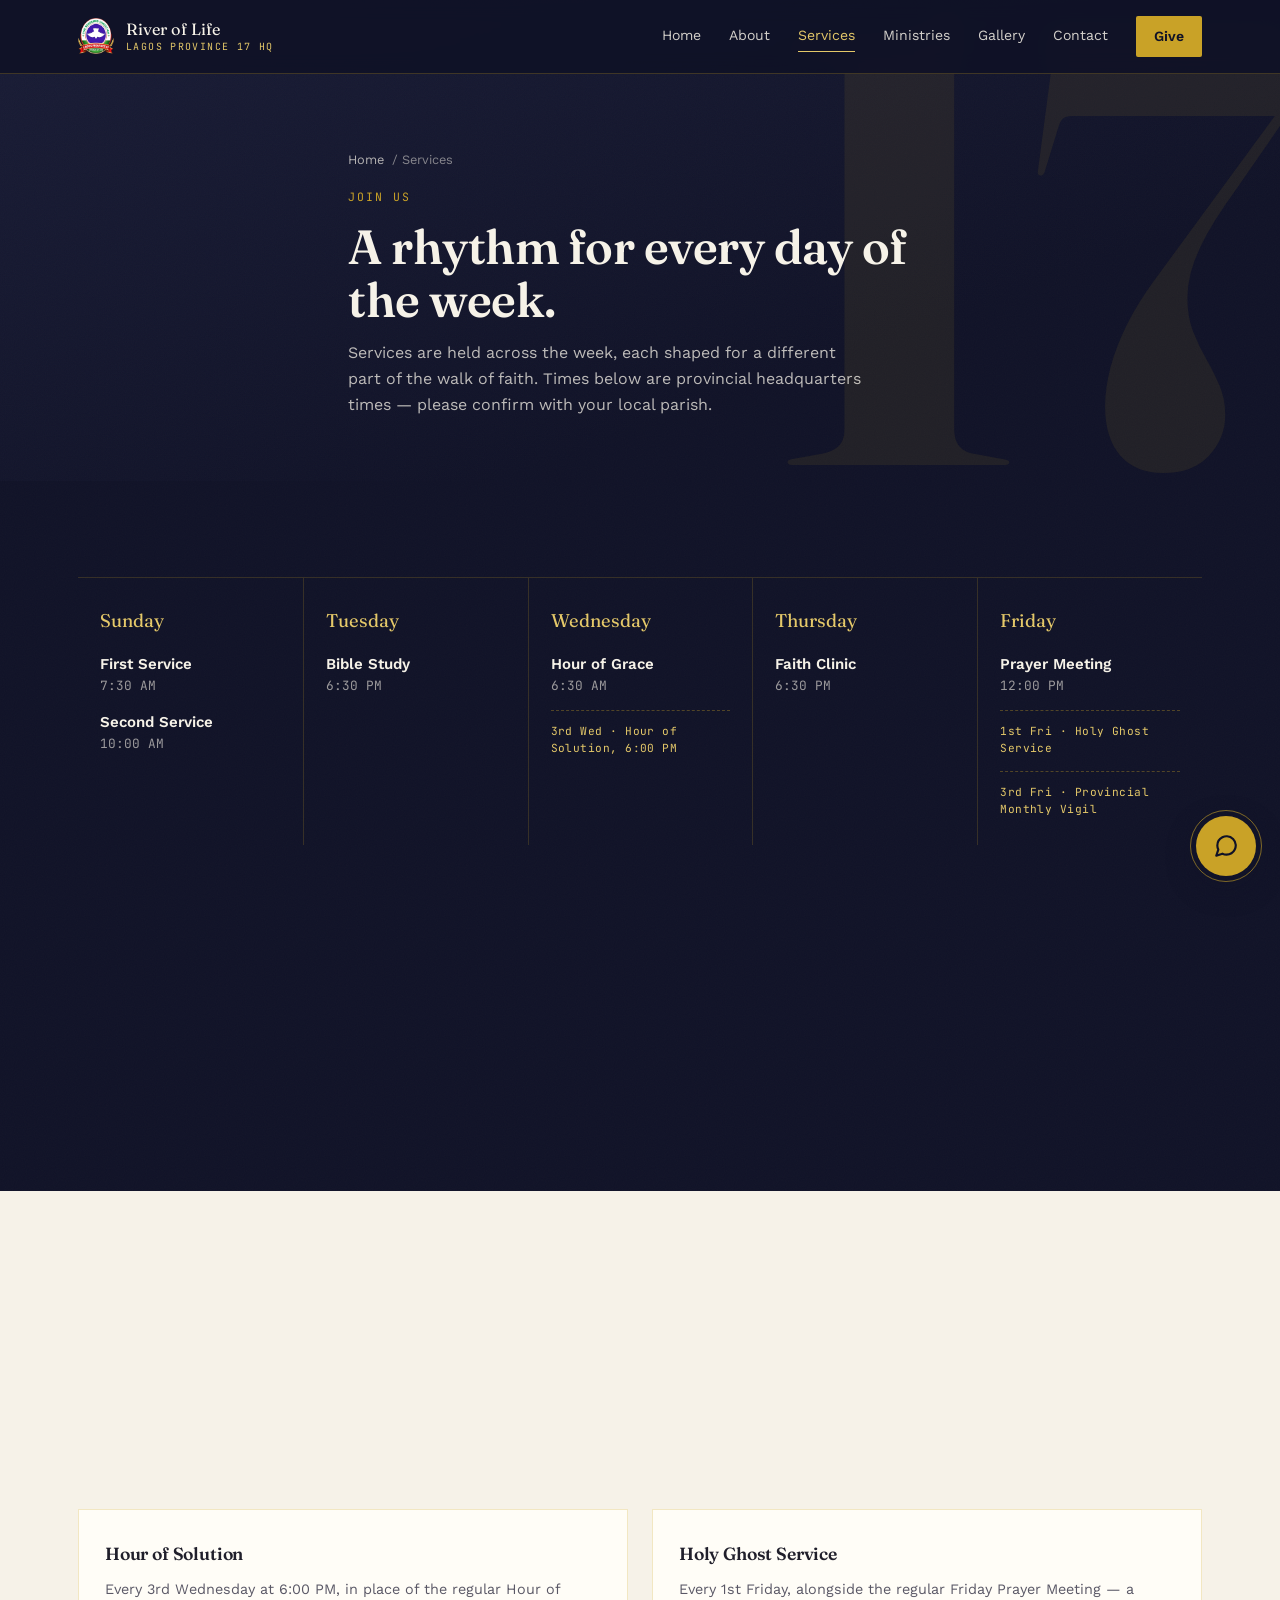
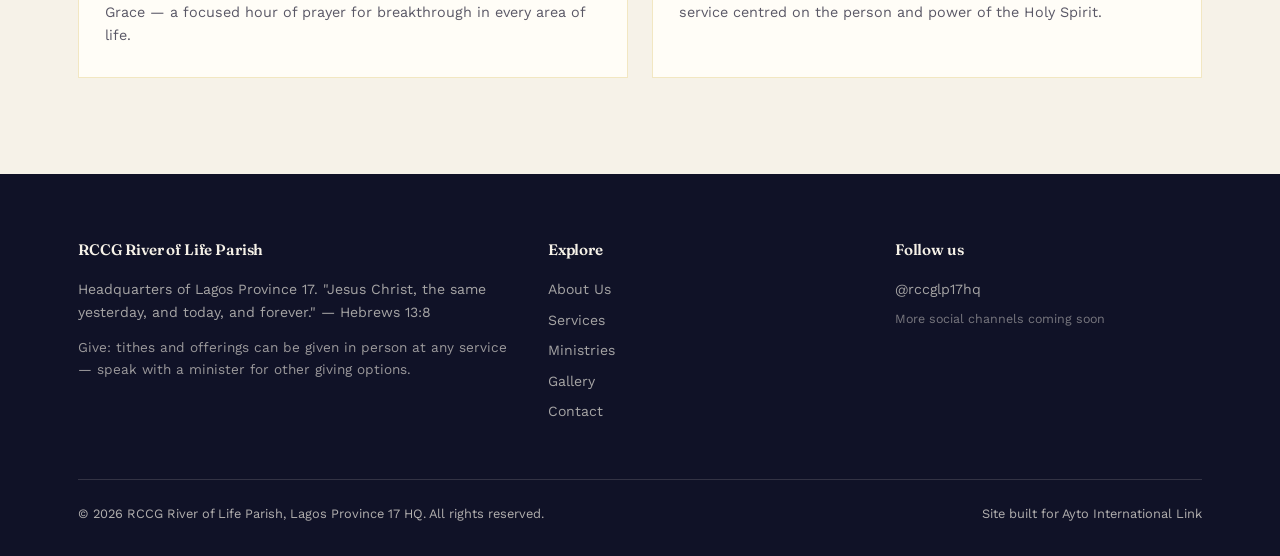
<file: services.html>
<!DOCTYPE html>
<html lang="en" class="no-js">
<head>
<meta charset="UTF-8">
<script>document.documentElement.className="js";</script>
<meta name="viewport" content="width=device-width, initial-scale=1.0">
<title>Services — RCCG River of Life Parish, Lagos Province 17</title>
<meta name="description" content="Weekly service schedule at RCCG River of Life Parish, Lagos Province 17 Headquarters — including Bible Study, Hour of Grace, Faith Clinic, and the Monthly Provincial Vigil.">
<meta name="theme-color" content="#101227">
<meta property="og:title" content="Services — RCCG River of Life Parish, Lagos Province 17">
<meta property="og:type" content="website">
<link rel="icon" type="image/png" href="images/logo.png">
<link rel="apple-touch-icon" href="images/logo.png">
<link rel="preconnect" href="https://fonts.googleapis.com">
<link href="https://fonts.googleapis.com/css2?family=Fraunces:ital,opsz,wght@0,9..144,400;0,9..144,600;0,9..144,700;1,9..144,500&family=Work+Sans:wght@400;500;600&family=JetBrains+Mono:wght@400;500&display=swap" rel="stylesheet">
<link rel="stylesheet" href="css/style.css">
</head>
<body>

<header>
  <div class="nav">
    <a href="index.html" class="brand">
      <img class="brand-mark" src="images/logo.png" alt="RCCG Lagos Province 17 logo">
      <div class="brand-text">River of Life<br><small>Lagos Province 17 HQ</small></div>
    </a>
    <nav class="nav-links" id="navLinks">
      <a href="index.html">Home</a>
      <a href="about.html">About</a>
      <a href="services.html" class="active">Services</a>
      <a href="ministries.html">Ministries</a>
      <a href="gallery.html">Gallery</a>
      <a href="contact.html">Contact</a>
      <a href="contact.html#give" class="nav-cta">Give</a>
    </nav>
    <button class="menu-toggle" id="menuToggle" aria-label="Toggle menu">☰</button>
  </div>
</header>

<section class="page-banner grain">
  <div class="hero-numeral">17</div>
  <div class="wrap page-banner-content">
    <div class="crumb"><a href="index.html">Home</a> / Services</div>
    <span class="eyebrow">Join us</span>
    <h1>A rhythm for every day of the week.</h1>
    <p>Services are held across the week, each shaped for a different part of the walk of faith. Times below are provincial headquarters times — please confirm with your local parish.</p>
  </div>
</section>

<section class="services grain">
  <div class="wrap">
    <div class="week-grid stagger">
      <div class="day-col">
        <div class="day-name">Sunday</div>
        <div class="service-item"><div class="name">First Service</div><div class="time">7:30 AM</div></div>
        <div class="service-item"><div class="name">Second Service</div><div class="time">10:00 AM</div></div>
      </div>
      <div class="day-col">
        <div class="day-name">Tuesday</div>
        <div class="service-item"><div class="name">Bible Study</div><div class="time">6:30 PM</div></div>
      </div>
      <div class="day-col">
        <div class="day-name">Wednesday</div>
        <div class="service-item"><div class="name">Hour of Grace</div><div class="time">6:30 AM</div></div>
        <div class="monthly-note">3rd Wed · Hour of Solution, 6:00 PM</div>
      </div>
      <div class="day-col">
        <div class="day-name">Thursday</div>
        <div class="service-item"><div class="name">Faith Clinic</div><div class="time">6:30 PM</div></div>
      </div>
      <div class="day-col">
        <div class="day-name">Friday</div>
        <div class="service-item"><div class="name">Prayer Meeting</div><div class="time">12:00 PM</div></div>
        <div class="monthly-note">1st Fri · Holy Ghost Service</div>
        <div class="monthly-note">3rd Fri · Provincial Monthly Vigil</div>
      </div>
    </div>

    <div class="reveal vigil-strip">
      <div class="vigil-info">
        <span class="eyebrow" style="color:var(--gold-soft);">Monthly Provincial Vigil</span>
        <h3>A night of prayer. A lifetime of power.</h3>
        <p>Every 3rd Friday of the month, 10:00 PM — ministering: Pastor Thompson Olulade and other anointed ministers of God.</p>
      </div>
      <div class="vigil-meta">
        <span class="vigil-label">Venue</span>
        <span class="vigil-value">118 Nureni Yusuf Drive, Adekunjo Bus Stop, Kollinton, Alagbado, Lagos</span>
      </div>
    </div>
  </div>
</section>

<section>
  <div class="wrap">
    <div class="reveal section-head">
      <span class="eyebrow">Monthly specials, explained</span>
      <h2>Two services that shift each month</h2>
    </div>
    <div class="ministries-grid stagger">
      <div class="min-card"><h3>Hour of Solution</h3><p>Every 3rd Wednesday at 6:00 PM, in place of the regular Hour of Grace — a focused hour of prayer for breakthrough in every area of life.</p></div>
      <div class="min-card"><h3>Holy Ghost Service</h3><p>Every 1st Friday, alongside the regular Friday Prayer Meeting — a service centred on the person and power of the Holy Spirit.</p></div>
    </div>
  </div>
</section>

<footer id="give">
  <div class="wrap">
    <div class="foot-grid">
      <div>
        <h4>RCCG River of Life Parish</h4>
        <p>Headquarters of Lagos Province 17. "Jesus Christ, the same yesterday, and today, and forever." — Hebrews 13:8</p>
        <p style="margin-top:14px; font-size:0.85rem; color:rgba(246,242,232,0.6);">Give: tithes and offerings can be given in person at any service — speak with a minister for other giving options.</p>
      </div>
      <div>
        <h4>Explore</h4>
        <a href="about.html">About Us</a>
        <a href="services.html">Services</a>
        <a href="ministries.html">Ministries</a>
        <a href="gallery.html">Gallery</a>
        <a href="contact.html">Contact</a>
      </div>
      <div>
        <h4>Follow us</h4>
        <a href="https://www.facebook.com/rccglp17hq" target="_blank" rel="noopener">@rccglp17hq</a>
        <p style="font-size:0.78rem; color:rgba(246,242,232,0.45); margin-top:8px;">More social channels coming soon</p>
      </div>
    </div>
    <div class="foot-bottom">
      <span>© 2026 RCCG River of Life Parish, Lagos Province 17 HQ. All rights reserved.</span>
      <span>Site built for Ayto International Link</span>
    </div>
  </div>
</footer>

<button class="back-to-top" id="backToTop" aria-label="Back to top">↑</button>

<button class="chat-launcher" id="chatLauncher" aria-label="Open Ask LP17 assistant">
  <span class="chat-ring"></span>
  <svg viewBox="0 0 24 24" fill="none" stroke="currentColor" stroke-width="2" stroke-linecap="round" stroke-linejoin="round"><path d="M21 11.5a8.38 8.38 0 0 1-.9 3.8 8.5 8.5 0 0 1-7.6 4.7 8.38 8.38 0 0 1-3.8-.9L3 21l1.9-5.7a8.38 8.38 0 0 1-.9-3.8 8.5 8.5 0 0 1 4.7-7.6 8.38 8.38 0 0 1 3.8-.9h.5a8.48 8.48 0 0 1 8 8v.5z"></path></svg>
</button>

<div class="chat-panel" id="chatPanel" role="dialog" aria-label="Ask LP17 assistant">
  <div class="chat-head">
    <div class="chat-head-info">
      <div class="chat-avatar">17</div>
      <div>
        <h4>Ask LP17</h4>
        <span>Works even without internet</span>
      </div>
    </div>
    <button class="chat-close" id="chatClose" aria-label="Close chat">✕</button>
  </div>
  <div class="chat-body" id="chatBody"></div>
  <div class="chat-chips" id="chatChips"></div>
  <div class="chat-input-row">
    <input type="text" id="chatInput" placeholder="Ask about services, location…" aria-label="Type your question">
    <button class="chat-send" id="chatSend" aria-label="Send">
      <svg width="16" height="16" viewBox="0 0 24 24" fill="none" stroke="currentColor" stroke-width="2" stroke-linecap="round" stroke-linejoin="round"><line x1="22" y1="2" x2="11" y2="13"></line><polygon points="22 2 15 22 11 13 2 9 22 2"></polygon></svg>
    </button>
  </div>
</div>

<script src="js/site.js"></script>
<script src="js/chat.js"></script>
</body>
</html>
</file>
<file: css/style.css>
:root{
    --indigo: #191c36;
    --indigo-deep: #101227;
    --gold: #c9a227;
    --gold-soft: #e4c869;
    --maroon: #7c2430;
    --cream: #f6f2e8;
    --ink: #201f2b;
    --line: rgba(201,162,39,0.25);
  }
  *{box-sizing:border-box; margin:0; padding:0;}
  html{scroll-behavior:smooth;}
  body{
    font-family:'Work Sans', sans-serif;
    background:var(--cream);
    color:var(--ink);
    line-height:1.6;
    overflow-x:hidden;
  }
  h1,h2,h3,h4{font-family:'Fraunces', serif; font-weight:600; letter-spacing:-0.01em;}
  .eyebrow{
    font-family:'JetBrains Mono', monospace;
    font-size:0.72rem;
    letter-spacing:0.18em;
    text-transform:uppercase;
    color:var(--gold);
  }
  a{color:inherit; text-decoration:none;}
  img{max-width:100%; display:block;}
  .wrap{max-width:1180px; margin:0 auto; padding:0 28px;}

  @media (prefers-reduced-motion: reduce){
    *{animation:none !important; transition:none !important;}
  }

  /* subtle grain for depth on dark sections */
  .grain{position:relative;}
  .grain::before{
    content:""; position:absolute; inset:0; pointer-events:none; opacity:0.5; z-index:0;
    background-image:url("data:image/svg+xml,%3Csvg xmlns='http://www.w3.org/2000/svg' width='120' height='120'%3E%3Cfilter id='n'%3E%3CfeTurbulence type='fractalNoise' baseFrequency='0.9' numOctaves='2' stitchTiles='stitch'/%3E%3C/filter%3E%3Crect width='100%25' height='100%25' filter='url(%23n)' opacity='0.05'/%3E%3C/svg%3E");
  }

  /* reveal-on-scroll (only hides content once JS confirms it can reveal it again) */
  .reveal{transition:opacity .7s ease, transform .7s ease;}
  html.js .reveal{opacity:0; transform:translateY(22px);}
  .reveal.visible{opacity:1; transform:translateY(0);}
  @media (prefers-reduced-motion: reduce){
    html.js .reveal{opacity:1; transform:none;}
  }

  /* back to top */
  .back-to-top{
    position:fixed; left:24px; bottom:24px; width:44px; height:44px; border-radius:50%;
    background:var(--indigo-deep); border:1px solid var(--line); color:var(--gold-soft);
    display:flex; align-items:center; justify-content:center; font-size:1.1rem; cursor:pointer;
    opacity:0; pointer-events:none; transition:opacity .3s ease, transform .2s ease; z-index:90;
  }
  .back-to-top.show{opacity:1; pointer-events:auto;}
  .back-to-top:hover{transform:translateY(-3px);}

  /* ===== FAQ ===== */
  .faq-list{max-width:760px; border-top:1px solid var(--line);}
  .faq-item{border-bottom:1px solid var(--line); padding:20px 0;}
  .faq-item summary{
    cursor:pointer; list-style:none; font-family:'Fraunces', serif; font-weight:600;
    font-size:1.05rem; color:var(--ink); display:flex; justify-content:space-between;
    align-items:center; gap:16px;
  }
  .faq-item summary::-webkit-details-marker{display:none;}
  .faq-item .faq-icon{
    flex-shrink:0; width:26px; height:26px; border-radius:50%; border:1px solid var(--maroon);
    color:var(--maroon); display:flex; align-items:center; justify-content:center;
    font-size:1rem; transition:transform .25s ease;
  }
  .faq-item[open] .faq-icon{transform:rotate(45deg);}
  .faq-item p{margin-top:14px; color:#5a5866; font-size:0.94rem; max-width:600px;}

  /* ===== Contact ===== */
  .contact-label{font-weight:600; margin-bottom:8px;}
  .contact-text{color:#5a5866;}

  /* ===== Ask LP17 chat widget ===== */
  .chat-launcher{
    position:fixed; right:24px; bottom:24px; z-index:95;
    width:60px; height:60px; border-radius:50%; border:none; cursor:pointer;
    background:var(--gold); color:var(--indigo-deep);
    display:flex; align-items:center; justify-content:center;
    box-shadow:0 10px 30px rgba(16,18,39,0.35);
    transition:transform .2s ease;
  }
  .chat-launcher:hover{transform:translateY(-3px);}
  .chat-launcher svg{width:26px; height:26px;}
  .chat-launcher .chat-ring{
    position:absolute; inset:-6px; border-radius:50%; border:1.5px solid var(--gold);
    opacity:0.6; animation:chatring 2.6s infinite;
  }
  @keyframes chatring{0%{transform:scale(0.9); opacity:0.6;} 100%{transform:scale(1.35); opacity:0;}}

  .chat-panel{
    position:fixed; right:24px; bottom:96px; z-index:96;
    width:min(360px, 90vw); height:min(500px, 70vh);
    background:var(--cream); border-radius:8px; overflow:hidden;
    box-shadow:0 20px 60px rgba(16,18,39,0.4);
    display:flex; flex-direction:column;
    transform:translateY(16px) scale(0.98); opacity:0; pointer-events:none;
    transition:transform .25s ease, opacity .25s ease;
  }
  .chat-panel.open{transform:translateY(0) scale(1); opacity:1; pointer-events:auto;}
  .chat-head{
    background:var(--indigo-deep); color:var(--cream); padding:16px 18px;
    display:flex; align-items:center; justify-content:space-between; gap:10px;
    border-bottom:1px solid var(--line); flex-shrink:0;
  }
  .chat-head-info{display:flex; align-items:center; gap:10px;}
  .chat-avatar{
    width:34px; height:34px; border-radius:50%; background:var(--gold);
    color:var(--indigo-deep); font-family:'JetBrains Mono', monospace; font-weight:600;
    font-size:0.75rem; display:flex; align-items:center; justify-content:center; flex-shrink:0;
  }
  .chat-head h4{font-family:'Fraunces', serif; font-size:0.98rem; margin:0;}
  .chat-head span{font-size:0.72rem; color:rgba(246,242,232,0.6);}
  .chat-close{background:none; border:none; color:var(--cream); font-size:1.2rem; cursor:pointer; opacity:0.7;}
  .chat-close:hover{opacity:1;}
  .chat-body{flex:1; overflow-y:auto; padding:16px; display:flex; flex-direction:column; gap:10px;}
  .msg{max-width:82%; font-size:0.87rem; line-height:1.5; padding:10px 13px; border-radius:10px;}
  .msg-bot{background:#fff; border:1px solid var(--line); color:var(--ink); align-self:flex-start; border-bottom-left-radius:2px;}
  .msg-user{background:var(--indigo); color:var(--cream); align-self:flex-end; border-bottom-right-radius:2px;}
  .msg-typing{display:flex; gap:4px; align-self:flex-start; padding:12px 14px; background:#fff; border:1px solid var(--line); border-radius:10px; border-bottom-left-radius:2px;}
  .msg-typing span{width:6px; height:6px; border-radius:50%; background:var(--maroon); opacity:0.5; animation:typingdot 1.2s infinite;}
  .msg-typing span:nth-child(2){animation-delay:.15s;}
  .msg-typing span:nth-child(3){animation-delay:.3s;}
  @keyframes typingdot{0%,60%,100%{opacity:0.3; transform:translateY(0);} 30%{opacity:1; transform:translateY(-3px);}}
  .chat-chips{display:flex; flex-wrap:wrap; gap:8px; padding:0 16px 12px;}
  .chat-chip{
    font-size:0.78rem; padding:7px 12px; border-radius:20px; border:1px solid var(--maroon);
    color:var(--maroon); background:none; cursor:pointer; transition:background .2s ease, color .2s ease;
  }
  .chat-chip:hover{background:var(--maroon); color:var(--cream);}
  .chat-input-row{display:flex; gap:8px; padding:12px 16px; border-top:1px solid var(--line); flex-shrink:0; background:#fff;}
  .chat-input-row input{
    flex:1; border:1px solid var(--line); border-radius:20px; padding:9px 14px;
    font-family:'Work Sans', sans-serif; font-size:0.85rem; background:var(--cream); color:var(--ink);
  }
  .chat-input-row input:focus{outline:2px solid var(--gold); outline-offset:1px;}
  .chat-send{
    width:38px; height:38px; border-radius:50%; border:none; background:var(--gold);
    color:var(--indigo-deep); cursor:pointer; flex-shrink:0; display:flex; align-items:center; justify-content:center;
  }
  @media (max-width:480px){
    .chat-panel{right:12px; left:12px; width:auto; bottom:88px;}
    .chat-launcher{right:16px;}
  }

  /* ===== Header ===== */
  header{
    position:fixed; top:0; left:0; right:0; z-index:100;
    background:rgba(16,18,39,0.92);
    backdrop-filter:blur(10px);
    border-bottom:1px solid var(--line);
  }
  .nav{
    display:flex; align-items:center; justify-content:space-between;
    padding:16px 28px; max-width:1180px; margin:0 auto;
  }
  .brand{display:flex; align-items:center; gap:12px; color:var(--cream);}
  .brand-mark{width:36px; height:36px; flex-shrink:0;}
  .brand-text{font-family:'Fraunces', serif; font-size:1.02rem; line-height:1.15;}
  .brand-text small{display:block; font-family:'JetBrains Mono', monospace; font-size:0.62rem; letter-spacing:0.14em; color:var(--gold-soft); text-transform:uppercase; margin-top:2px;}
  .nav-links{display:flex; gap:28px; align-items:center;}
  .nav-links a{color:var(--cream); font-size:0.88rem; opacity:0.85; transition:opacity .2s;}
  .nav-links a:hover{opacity:1; color:var(--gold-soft);}
  .nav-links a.active{opacity:1; color:var(--gold-soft);}
  .nav-cta{
    background:var(--gold); color:var(--indigo-deep) !important; font-weight:600;
    padding:9px 18px; border-radius:2px; opacity:1 !important;
  }
  .menu-toggle{display:none; background:none; border:none; color:var(--cream); font-size:1.5rem; cursor:pointer;}

  @media (max-width:860px){
    .nav-links{
      position:fixed; top:69px; left:0; right:0; background:var(--indigo-deep);
      flex-direction:column; align-items:flex-start; padding:20px 28px; gap:16px;
      border-bottom:1px solid var(--line);
      transform:translateY(-150%); transition:transform .3s ease;
    }
    .nav-links.open{transform:translateY(0);}
    .menu-toggle{display:block;}
  }

  /* ===== Hero ===== */
  .hero{
    position:relative;
    min-height:100vh;
    display:flex; align-items:center;
    background:linear-gradient(160deg, var(--indigo) 0%, var(--indigo-deep) 65%);
    color:var(--cream);
    padding:140px 0 100px;
    overflow:hidden;
  }
  .hero-bg{
    position:absolute; inset:0; z-index:0;
    background-size:cover; background-position:center 20%;
    opacity:0.55;
  }
  .hero-numeral{
    position:absolute; right:-4vw; top:50%; transform:translateY(-50%);
    font-family:'Fraunces', serif; font-weight:700; font-size:min(60vw, 620px);
    color:rgba(201,162,39,0.09);
    line-height:1; user-select:none; pointer-events:none; z-index:1;
  }
  .hero-content{position:relative; z-index:2; max-width:640px;}
  .hero .eyebrow{margin-bottom:18px; display:block;}
  .hero h1{font-size:clamp(2.4rem, 5.4vw, 3.9rem); line-height:1.06; margin-bottom:22px;}
  .hero h1 em{font-style:italic; color:var(--gold-soft);}
  .hero p.lede{font-size:1.08rem; color:rgba(246,242,232,0.78); max-width:520px; margin-bottom:36px;}
  .hero-actions{display:flex; gap:16px; flex-wrap:wrap;}
  .btn{
    display:inline-block; padding:14px 28px; font-size:0.92rem; font-weight:600;
    border-radius:2px; transition:transform .2s ease, background .2s ease;
  }
  .btn-primary{background:var(--gold); color:var(--indigo-deep);}
  .btn-primary:hover{transform:translateY(-2px); background:var(--gold-soft);}
  .btn-ghost{border:1px solid rgba(246,242,232,0.35); color:var(--cream);}
  .btn-ghost:hover{border-color:var(--gold-soft); color:var(--gold-soft); transform:translateY(-2px);}

  .hero-note{
    position:absolute; bottom:36px; left:28px; right:28px;
    display:flex; justify-content:space-between; align-items:flex-end;
    max-width:1180px; margin:0 auto; z-index:2;
  }
  .hero-note .wrap-inner{display:flex; gap:10px; align-items:center; color:rgba(246,242,232,0.55); font-size:0.8rem;}
  .pulse{width:8px; height:8px; border-radius:50%; background:var(--gold); animation:pulse 2s infinite;}
  @keyframes pulse{0%,100%{opacity:1;} 50%{opacity:0.3;}}

  /* ===== Stats strip ===== */
  .stats-strip{
    position:relative; z-index:2; background:rgba(16,18,39,0.55); border-top:1px solid var(--line); border-bottom:1px solid var(--line);
    backdrop-filter:blur(6px);
  }
  .stats-grid{
    display:grid; grid-template-columns:repeat(4,1fr); max-width:1180px; margin:0 auto; padding:0 28px;
  }
  .stat{padding:22px 20px; text-align:center; border-left:1px solid var(--line);}
  .stat:first-child{border-left:none;}
  .stat strong{display:block; font-family:'Fraunces', serif; font-size:1.6rem; color:var(--gold-soft);}
  .stat span{font-size:0.74rem; color:rgba(246,242,232,0.6); text-transform:uppercase; letter-spacing:0.08em;}
  @media (max-width:760px){
    .stats-grid{grid-template-columns:repeat(2,1fr);}
    .stat:nth-child(3){border-left:none;}
  }

  /* ===== Section shells ===== */
  section{padding:96px 0;}
  .section-head{max-width:640px; margin-bottom:56px;}
  .section-head .eyebrow{margin-bottom:14px; display:block; color:var(--maroon);}
  .section-head h2{font-size:clamp(1.9rem, 3.4vw, 2.6rem);}

  /* ===== Quick resources ===== */
  .resources{background:var(--cream);}
  .res-grid{
    display:grid; grid-template-columns:repeat(auto-fit, minmax(230px,1fr)); gap:1px;
    background:var(--line);
    border:1px solid var(--line);
  }
  .res-card{
    background:var(--cream); padding:32px 26px; transition:background .25s ease;
    display:flex; flex-direction:column; gap:10px; min-height:150px; justify-content:flex-end;
  }
  .res-card:hover{background:#fffdf7;}
  .res-index{font-family:'JetBrains Mono',monospace; font-size:0.75rem; color:var(--gold); letter-spacing:0.1em;}
  .res-card h3{font-size:1.08rem; font-weight:600;}
  .res-card span.arrow{font-size:1.2rem; color:var(--maroon); transition:transform .2s;}
  .res-card:hover span.arrow{transform:translateX(4px);}

  /* ===== Services (weekly rhythm) ===== */
  .services{background:var(--indigo-deep); color:var(--cream);}
  .services .section-head .eyebrow{color:var(--gold-soft);}
  .services .section-head p{color:rgba(246,242,232,0.7); margin-top:14px;}
  .week-grid{display:grid; grid-template-columns:repeat(auto-fit, minmax(200px,1fr)); gap:0;}
  .day-col{
    padding:28px 22px; border-top:1px solid rgba(201,162,39,0.2);
    border-left:1px solid rgba(201,162,39,0.2);
  }
  .day-col:first-child{border-left:none;}
  .day-name{font-family:'Fraunces', serif; font-size:1.15rem; color:var(--gold-soft); margin-bottom:16px;}
  .service-item{margin-bottom:14px;}
  .service-item .name{font-weight:600; font-size:0.94rem;}
  .service-item .time{font-family:'JetBrains Mono', monospace; font-size:0.8rem; color:rgba(246,242,232,0.6);}

  /* ===== Leadership ===== */
  .leadership-card{
    display:grid; grid-template-columns:0.9fr 1.1fr; gap:0;
    background:var(--indigo-deep); border-radius:4px; overflow:hidden;
  }
  .leadership-card img{width:100%; height:100%; object-fit:cover; min-height:280px;}
  .leadership-copy{padding:44px 44px; color:var(--cream); display:flex; flex-direction:column; justify-content:center;}
  .leadership-copy .eyebrow{color:var(--gold-soft); margin-bottom:14px; display:block;}
  .leadership-copy h2{font-size:1.7rem; margin-bottom:16px; color:var(--cream);}
  .leadership-copy p{color:rgba(246,242,232,0.78); font-size:0.96rem;}
  @media (max-width:760px){
    .leadership-card{grid-template-columns:1fr;}
    .leadership-copy{padding:32px 28px;}
  }

  /* ===== Vigil strip ===== */
  .vigil-strip{
    margin-top:48px; padding:36px 40px; border-radius:2px;
    background:rgba(201,162,39,0.08); border:1px solid var(--line);
    display:grid; grid-template-columns:1.4fr 1fr; gap:32px; align-items:center;
  }
  .vigil-strip h3{font-size:1.4rem; color:var(--gold-soft); margin:8px 0 10px;}
  .vigil-strip .vigil-info p{color:rgba(246,242,232,0.75); font-size:0.94rem;}
  .vigil-meta{display:flex; flex-direction:column; gap:4px; border-left:1px solid var(--line); padding-left:28px;}
  .vigil-label{font-family:'JetBrains Mono', monospace; font-size:0.72rem; letter-spacing:0.12em; text-transform:uppercase; color:var(--gold);}
  .vigil-value{font-size:0.92rem; color:rgba(246,242,232,0.85);}
  @media (max-width:720px){
    .vigil-strip{grid-template-columns:1fr;}
    .vigil-meta{border-left:none; border-top:1px solid var(--line); padding-left:0; padding-top:16px;}
  }

  /* ===== Moments gallery ===== */
  .moments-grid{
    display:grid; grid-template-columns:1.1fr 1fr 1fr; grid-template-rows:auto auto;
    gap:20px;
  }
  .moment-card{
    position:relative; overflow:hidden; border-radius:2px; background:var(--indigo-deep);
    min-height:220px;
  }
  .moment-tall{grid-row:span 2;}
  .moment-card img{width:100%; height:100%; object-fit:cover; display:block; transition:transform .5s ease;}
  .moment-card:hover img{transform:scale(1.04);}
  .moment-card figcaption{
    position:absolute; left:0; right:0; bottom:0; padding:20px 20px 16px;
    background:linear-gradient(0deg, rgba(16,18,39,0.92) 10%, rgba(16,18,39,0) 100%);
    color:var(--cream); display:flex; flex-direction:column; gap:2px;
  }
  .moment-card figcaption strong{font-family:'Fraunces', serif; font-size:1.05rem; font-weight:600;}
  .moment-card figcaption span{font-size:0.8rem; color:var(--gold-soft);}
  @media (max-width:820px){
    .moments-grid{grid-template-columns:1fr 1fr;}
    .moment-tall{grid-row:span 1;}
  }
  @media (max-width:560px){
    .moments-grid{grid-template-columns:1fr;}
  }

  /* ===== Youth spotlight ===== */
  .youth-spotlight{margin-top:64px; padding-top:56px; border-top:1px solid var(--line);}
  .youth-head{max-width:560px; margin-bottom:32px;}
  .youth-head .eyebrow{margin-bottom:10px; display:block; color:var(--maroon);}
  .youth-head h3{font-size:1.7rem; margin-bottom:10px;}
  .youth-head p{color:#5a5866; font-size:0.95rem;}
  .youth-grid{display:grid; grid-template-columns:repeat(3, 1fr); gap:20px;}
  .youth-grid img{
    width:100%; height:320px; object-fit:cover; border-radius:2px;
    filter:grayscale(15%) contrast(1.05);
    transition:transform .4s ease, filter .4s ease;
  }
  .youth-grid img:hover{transform:translateY(-4px); filter:grayscale(0%) contrast(1.05);}
  @media (max-width:760px){
    .youth-grid{grid-template-columns:1fr 1fr;}
    .youth-grid img{height:240px;}
  }
  @media (max-width:520px){
    .youth-grid{grid-template-columns:1fr;}
  }

  /* ===== Ministries ===== */
  .ministries-grid{display:grid; grid-template-columns:repeat(auto-fit, minmax(240px,1fr)); gap:24px;}
  .min-card{
    background:#fffdf7; border:1px solid var(--line); padding:30px 26px;
    transition:transform .25s ease, box-shadow .25s ease;
  }
  .min-card:hover{transform:translateY(-4px); box-shadow:0 16px 40px rgba(25,28,54,0.1);}
  .min-card h3{font-size:1.1rem; margin-bottom:10px;}
  .min-card p{font-size:0.9rem; color:#5a5866;}

  /* ===== Next steps / connect card ===== */
  .connect{
    background:var(--maroon); color:var(--cream); border-radius:4px;
    padding:56px 44px; display:grid; grid-template-columns:1fr 1fr; gap:48px;
  }
  .connect h2{font-size:1.9rem; color:var(--cream); margin-bottom:14px;}
  .connect p{color:rgba(246,242,232,0.85); margin-bottom:20px;}
  .connect ul{list-style:none;}
  .connect ul li{
    padding:12px 0; border-bottom:1px solid rgba(246,242,232,0.2);
    font-size:0.95rem; display:flex; align-items:center; gap:12px;
  }
  .connect ul li::before{content:"—"; color:var(--gold-soft);}
  @media (max-width:760px){.connect{grid-template-columns:1fr;}}

  /* ===== Footer ===== */
  footer{background:var(--indigo-deep); color:rgba(246,242,232,0.7); padding:64px 0 32px;}
  .foot-grid{display:grid; grid-template-columns:1.4fr 1fr 1fr; gap:40px; margin-bottom:48px;}
  .foot-grid h4{color:var(--cream); font-size:0.95rem; margin-bottom:16px; font-family:'Fraunces',serif;}
  .foot-grid p, .foot-grid a{font-size:0.88rem; color:rgba(246,242,232,0.65); display:block; margin-bottom:8px;}
  .foot-grid a:hover{color:var(--gold-soft);}
  .foot-bottom{
    border-top:1px solid rgba(246,242,232,0.15); padding-top:24px;
    display:flex; justify-content:space-between; flex-wrap:wrap; gap:12px; font-size:0.8rem;
  }
  @media (max-width:760px){.foot-grid{grid-template-columns:1fr;}}

  /* ===== View transitions (progressive enhancement) ===== */
  @view-transition{navigation:auto;}
  @media (prefers-reduced-motion: no-preference){
    ::view-transition-old(root){animation:viewFadeOut .35s ease both;}
    ::view-transition-new(root){animation:viewFadeIn .4s ease both;}
  }
  @keyframes viewFadeOut{to{opacity:0; transform:translateY(-6px);}}
  @keyframes viewFadeIn{from{opacity:0; transform:translateY(6px);}}

  /* ===== Hero load-in stagger ===== */
  @keyframes riseIn{from{opacity:0; transform:translateY(18px);} to{opacity:1; transform:translateY(0);}}
  .hero-content .eyebrow{animation:riseIn .8s ease both; animation-delay:.1s;}
  .hero-content h1{animation:riseIn .9s ease both; animation-delay:.22s;}
  .hero-content .lede{animation:riseIn .9s ease both; animation-delay:.36s;}
  .hero-content .hero-actions{animation:riseIn .9s ease both; animation-delay:.5s;}
  .hero-note{animation:riseIn 1s ease both; animation-delay:.7s;}
  @media (prefers-reduced-motion: reduce){
    .hero-content .eyebrow, .hero-content h1, .hero-content .lede, .hero-content .hero-actions, .hero-note{animation:none;}
  }

  /* ===== Staggered grid reveal ===== */
  .stagger.visible > *{animation:riseIn .7s ease both;}
  .stagger.visible > *:nth-child(1){animation-delay:.03s;}
  .stagger.visible > *:nth-child(2){animation-delay:.09s;}
  .stagger.visible > *:nth-child(3){animation-delay:.15s;}
  .stagger.visible > *:nth-child(4){animation-delay:.21s;}
  .stagger.visible > *:nth-child(5){animation-delay:.27s;}
  .stagger.visible > *:nth-child(6){animation-delay:.33s;}
  @media (prefers-reduced-motion: reduce){
    .stagger.visible > *{animation:none;}
  }

  /* ===== Button shine sweep ===== */
  .btn{position:relative; overflow:hidden;}
  .btn::after{
    content:""; position:absolute; top:0; left:-60%; width:40%; height:100%;
    background:linear-gradient(120deg, transparent, rgba(255,255,255,0.35), transparent);
    transform:skewX(-20deg); transition:left .6s ease;
  }
  .btn:hover::after{left:130%;}

  /* ===== Nav link underline ===== */
  .nav-links a:not(.nav-cta){position:relative; padding-bottom:2px;}
  .nav-links a:not(.nav-cta)::after{
    content:""; position:absolute; left:0; right:100%; bottom:-3px; height:1px;
    background:var(--gold-soft); transition:right .25s ease;
  }
  .nav-links a:not(.nav-cta):hover::after,
  .nav-links a:not(.nav-cta).active::after{right:0;}

  /* ===== Page banner (sub-pages) ===== */
  .page-banner{
    position:relative; padding:150px 0 64px; background:linear-gradient(160deg, var(--indigo) 0%, var(--indigo-deep) 70%);
    color:var(--cream); overflow:hidden;
  }
  .page-banner .hero-numeral{opacity:1;}
  .page-banner-content{position:relative; z-index:2; max-width:640px;}
  .page-banner .eyebrow{margin-bottom:14px; display:block; animation:riseIn .8s ease both; animation-delay:.1s;}
  .page-banner h1{font-size:clamp(2rem, 4.2vw, 3rem); line-height:1.1; margin-bottom:14px; animation:riseIn .9s ease both; animation-delay:.2s;}
  .page-banner p{color:rgba(246,242,232,0.75); font-size:1rem; max-width:520px; animation:riseIn .9s ease both; animation-delay:.32s;}
  .crumb{display:flex; gap:8px; align-items:center; font-size:0.8rem; color:rgba(246,242,232,0.5); margin-bottom:18px;}
  .crumb a{color:rgba(246,242,232,0.7);}
  .crumb a:hover{color:var(--gold-soft);}

  /* ===== Monthly special note (services) ===== */
  .monthly-note{
    margin-top:14px; padding-top:12px; border-top:1px dashed rgba(201,162,39,0.35);
    font-family:'JetBrains Mono', monospace; font-size:0.7rem; letter-spacing:0.04em;
    color:var(--gold-soft); line-height:1.5;
  }

  /* ===== Facebook handle badge ===== */
  .fb-handle{
    display:inline-flex; align-items:center; gap:8px; font-family:'JetBrains Mono', monospace;
    font-size:0.85rem; color:var(--maroon); border:1px solid var(--maroon); border-radius:20px;
    padding:8px 16px; transition:background .2s ease, color .2s ease;
  }
  .fb-handle:hover{background:var(--maroon); color:var(--cream);}
  .fb-handle svg{width:16px; height:16px; flex-shrink:0;}

  /* ===== Ministry feature block (flyer / event showcase) ===== */
  .ministry-feature{
    margin-top:20px; padding-top:44px; border-top:1px solid var(--line);
  }
  .feature-grid{display:grid; grid-template-columns:0.8fr 1.2fr; gap:36px; align-items:start;}
  .feature-flyer{border-radius:6px; overflow:hidden; box-shadow:0 20px 50px rgba(25,28,54,0.18); transition:transform .4s ease;}
  .feature-flyer:hover{transform:translateY(-6px) rotate(-0.5deg);}
  .feature-copy .eyebrow{margin-bottom:10px; display:block;}
  .feature-copy h3{font-size:1.5rem; margin-bottom:14px;}
  .feature-copy p{color:#5a5866; font-size:0.94rem; margin-bottom:16px;}
  .feature-meta{display:grid; grid-template-columns:1fr 1fr; gap:14px; margin-bottom:20px;}
  .feature-meta div{border-left:2px solid var(--maroon); padding-left:12px;}
  .feature-meta span.label{display:block; font-family:'JetBrains Mono', monospace; font-size:0.66rem; letter-spacing:0.1em; text-transform:uppercase; color:var(--maroon); margin-bottom:4px;}
  .feature-meta span.value{font-size:0.88rem; color:var(--ink); font-weight:600;}
  .feature-list{list-style:none; display:grid; grid-template-columns:1fr 1fr; gap:8px 16px;}
  .feature-list li{font-size:0.85rem; color:#5a5866; padding-left:16px; position:relative;}
  .feature-list li::before{content:"✦"; position:absolute; left:0; color:var(--gold); font-size:0.7rem; top:3px;}
  @media (max-width:820px){
    .feature-grid{grid-template-columns:1fr;}
    .feature-meta, .feature-list{grid-template-columns:1fr 1fr;}
  }

  /* ===== Elders Thanksgiving carousel ===== */
  .carousel{position:relative; max-width:720px; margin:0 auto; border-radius:8px; overflow:hidden; background:var(--indigo-deep); box-shadow:0 24px 60px rgba(16,18,39,0.3);}
  .carousel-track-wrap{position:relative; aspect-ratio:4/3; overflow:hidden;}
  .carousel-track{display:flex; height:100%; transition:transform .6s cubic-bezier(.65,0,.35,1);}
  .carousel-slide{flex:0 0 100%; height:100%; position:relative;}
  .carousel-slide img{width:100%; height:100%; object-fit:cover;}
  .carousel-caption{
    position:absolute; left:0; right:0; bottom:0; padding:24px 28px;
    background:linear-gradient(0deg, rgba(16,18,39,0.9) 15%, rgba(16,18,39,0) 100%);
    color:var(--cream);
  }
  .carousel-caption strong{font-family:'Fraunces', serif; font-size:1.2rem; display:block; margin-bottom:4px;}
  .carousel-caption span{font-size:0.84rem; color:rgba(246,242,232,0.7);}
  .carousel-arrow{
    position:absolute; top:50%; transform:translateY(-50%); z-index:5;
    width:42px; height:42px; border-radius:50%; border:1px solid rgba(246,242,232,0.4);
    background:rgba(16,18,39,0.55); color:var(--cream); backdrop-filter:blur(4px);
    display:flex; align-items:center; justify-content:center; cursor:pointer; transition:background .2s ease, transform .2s ease;
  }
  .carousel-arrow:hover{background:var(--gold); color:var(--indigo-deep); transform:translateY(-50%) scale(1.06);}
  .carousel-arrow.prev{left:16px;} .carousel-arrow.next{right:16px;}
  .carousel-dots{display:flex; justify-content:center; gap:8px; padding:16px 0; background:var(--indigo-deep);}
  .carousel-dot{width:8px; height:8px; border-radius:50%; background:rgba(246,242,232,0.3); border:none; cursor:pointer; transition:background .2s ease, transform .2s ease;}
  .carousel-dot.active{background:var(--gold-soft); transform:scale(1.3);}
  @media (max-width:520px){
    .carousel-arrow{width:34px; height:34px;}
  }

  /* ===== General moments grid re-use (gallery page) ===== */
  .gallery-section{margin-top:56px; padding-top:48px; border-top:1px solid var(--line);}
  .gallery-section:first-child{margin-top:0; padding-top:0; border-top:none;}
</file>
